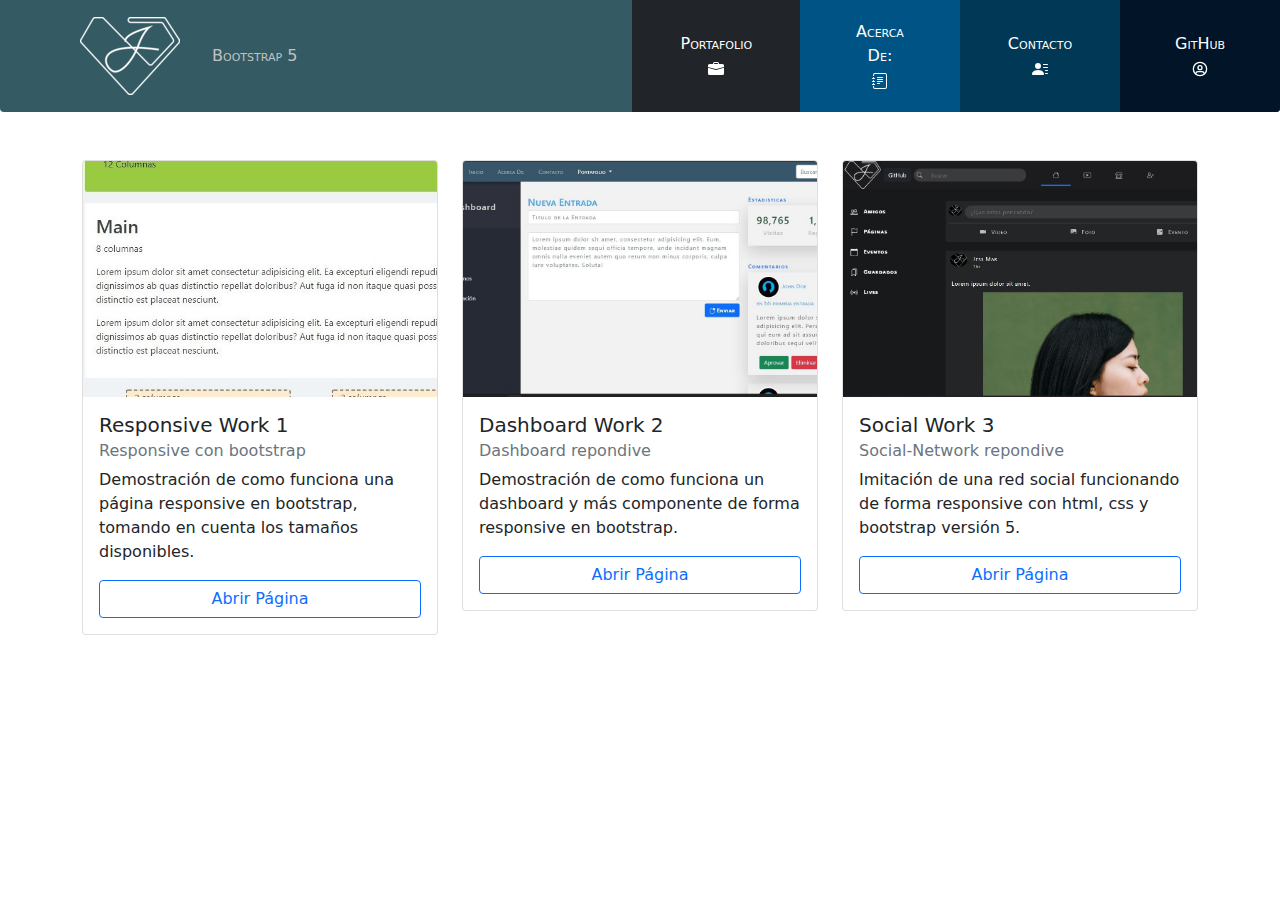
<file: index.html>
<!DOCTYPE html>
<html lang="es">

<head>
    <meta charset="UTF-8">
    <meta http-equiv="X-UA-Compatible" content="IE=edge">
    <meta name="viewport" content="width=device-width, initial-scale=1.0">
    <title>Web Jair Díaz</title>
    <link rel="stylesheet" href="css/navbar.css">
    <link rel="stylesheet" href="css/bootstrap.min.css">
</head>

<body>
    <header class="container-fluid g-0 mb-5 encabezado">
        <div class="row g-0 nav align-items-center justify-content-between rounded-bottom">
            <!-- Logo Jair -->
            <div class="logo col-12 col-lg-auto d-flex align-items-center justify-content-center ps-5 text-white">
                <div class="icono ms-3">
                    <img src="img/logo.png" alt="Logo Author Jair Díaz" class="m-md-3">
                </div>
                <p class="mb-0 ms-3">Bootstrap 5</p>
            </div>
            <!-- Nav Bar -->
            <nav class="g-0 col-12 col-lg-auto navbar-jd d-flex align-items-stretch nav-jd">
                <a href="#offcanvas" data-bs-toggle="offcanvas" role="button" aria-controls="offcanvas" class="bg-dark px-lg-5 text-white text-decoration-none text-center d-flex align-items-center a-portafolio w-100">
                    <div class="w-100">
                        <span>Portafolio</span>
                        <div class="icono">
                            <svg xmlns="http://www.w3.org/2000/svg" width="16" height="16" fill="currentColor" class="bi bi-briefcase-fill" viewBox="0 0 16 16">
                                <path
                                    d="M6.5 1A1.5 1.5 0 0 0 5 2.5V3H1.5A1.5 1.5 0 0 0 0 4.5v1.384l7.614 2.03a1.5 1.5 0 0 0 .772 0L16 5.884V4.5A1.5 1.5 0 0 0 14.5 3H11v-.5A1.5 1.5 0 0 0 9.5 1h-3zm0 1h3a.5.5 0 0 1 .5.5V3H6v-.5a.5.5 0 0 1 .5-.5z" />
                                <path
                                    d="M0 12.5A1.5 1.5 0 0 0 1.5 14h13a1.5 1.5 0 0 0 1.5-1.5V6.85L8.129 8.947a.5.5 0 0 1-.258 0L0 6.85v5.65z" />
                            </svg>
                        </div>
                    </div>
                </a>
                <div class="offcanvas offcanvas-bottom bg-dark offcanvasbyjd" tabindex="-1" id="offcanvas" aria-labelledby="offcanvas" data-bs-backdrop="false" data-bs-scroll="true">
                    <div class="offcanvas-header">
                        <h5 class="offcanvas-title offcanvastitle">Ya se encuentra en la página seleccionada.</h5>
                        <button type="button" class="btn-close btn-close-white text-reset" data-bs-dismiss="offcanvas" aria-label="Cerrar"></button>
                    </div>
                </div>
                <a href="page/aboutme.html" class="px-lg-5 text-white text-decoration-none text-center d-flex align-items-center a-about w-100">
                    <div class="w-100">
                        <span>Acerca De:</span>
                        <div class="icono">
                            <svg xmlns="http://www.w3.org/2000/svg" width="16" height="16" fill="currentColor" class="bi bi-journal-text" viewBox="0 0 16 16">
                                <path
                                    d="M5 10.5a.5.5 0 0 1 .5-.5h2a.5.5 0 0 1 0 1h-2a.5.5 0 0 1-.5-.5zm0-2a.5.5 0 0 1 .5-.5h5a.5.5 0 0 1 0 1h-5a.5.5 0 0 1-.5-.5zm0-2a.5.5 0 0 1 .5-.5h5a.5.5 0 0 1 0 1h-5a.5.5 0 0 1-.5-.5zm0-2a.5.5 0 0 1 .5-.5h5a.5.5 0 0 1 0 1h-5a.5.5 0 0 1-.5-.5z" />
                                <path
                                    d="M3 0h10a2 2 0 0 1 2 2v12a2 2 0 0 1-2 2H3a2 2 0 0 1-2-2v-1h1v1a1 1 0 0 0 1 1h10a1 1 0 0 0 1-1V2a1 1 0 0 0-1-1H3a1 1 0 0 0-1 1v1H1V2a2 2 0 0 1 2-2z" />
                                <path
                                    d="M1 5v-.5a.5.5 0 0 1 1 0V5h.5a.5.5 0 0 1 0 1h-2a.5.5 0 0 1 0-1H1zm0 3v-.5a.5.5 0 0 1 1 0V8h.5a.5.5 0 0 1 0 1h-2a.5.5 0 0 1 0-1H1zm0 3v-.5a.5.5 0 0 1 1 0v.5h.5a.5.5 0 0 1 0 1h-2a.5.5 0 0 1 0-1H1z" />
                            </svg>
                        </div>
                    </div>
                </a>
                <a href="page/contacto.html" class="px-lg-5 text-white text-decoration-none text-center d-flex align-items-center a-contact w-100">
                    <div class="w-100">
                        <span>Contacto</span>
                        <div class="icono">
                            <svg xmlns="http://www.w3.org/2000/svg" width="16" height="16" fill="currentColor" class="bi bi-person-lines-fill" viewBox="0 0 16 16">
                                <path
                                    d="M6 8a3 3 0 1 0 0-6 3 3 0 0 0 0 6zm-5 6s-1 0-1-1 1-4 6-4 6 3 6 4-1 1-1 1H1zM11 3.5a.5.5 0 0 1 .5-.5h4a.5.5 0 0 1 0 1h-4a.5.5 0 0 1-.5-.5zm.5 2.5a.5.5 0 0 0 0 1h4a.5.5 0 0 0 0-1h-4zm2 3a.5.5 0 0 0 0 1h2a.5.5 0 0 0 0-1h-2zm0 3a.5.5 0 0 0 0 1h2a.5.5 0 0 0 0-1h-2z" />
                            </svg>
                        </div>
                    </div>
                </a>
                <a href="https://github.com/jairdiaz0" target="_blank"
                    class="px-2 px-sm-4 px-lg-5 text-white text-decoration-none text-center d-flex align-items-center a-git-hub w-100">
                    <div class="w-100">
                        <span>GitHub</span>
                        <div class="icono">
                            <svg xmlns="http://www.w3.org/2000/svg" width="16" height="16" viewBox="0 0 24 24"
                                fill="none" stroke="#ffffff" stroke-width="2" stroke-linecap="square"
                                stroke-linejoin="arcs">
                                <path d="M5.52 19c.64-2.2 1.84-3 3.22-3h6.52c1.38 0 2.58.8 3.22 3" />
                                <circle cx="12" cy="10" r="3" />
                                <circle cx="12" cy="12" r="10" />
                            </svg>
                        </div>
                    </div>
                </a>
            </nav>
        </div>
    </header>
    <section class="container">
        <div class="row mt-5">
            <div class="col-12 col-sm-6 col-lg-4 mb-5 mb-md-2">
                <div class="card">
                    <img class="card-img-top" src="img/page/responsive_work_1.jpg" alt="Chrome">
                    <div class="card-body">
                        <h5 class="card-title">Responsive Work 1</h5>
                        <h6 class="card-subtitle text-muted mb-2">Responsive con bootstrap</h6>
                        <p class="card-text">
                            Demostración de como funciona una página responsive en bootstrap, tomando en cuenta los tamaños disponibles.
                        </p>
                        <a href="page/responsive_work1.html" class="btn btn-outline-primary w-100 stretched-link">Abrir Página</a>
                    </div>
                </div>
            </div>
            <div class="col-12 col-sm-6 col-lg-4 mb-5 mb-md-2">
                <div class="card">
                    <img class="card-img-top" src="img/page/dashboard_work_2.jpg" alt="Chrome">
                    <div class="card-body">
                        <h5 class="card-title">Dashboard Work 2</h5>
                        <h6 class="card-subtitle text-muted mb-2">Dashboard repondive</h6>
                        <p class="card-text">
                            Demostración de como funciona un dashboard y más componente de forma responsive en bootstrap.
                        </p>
                        <a href="page/dashboard.html" class="btn btn-outline-primary w-100 stretched-link">Abrir Página</a>
                    </div>
                </div>
            </div>
            <div class="col-12 col-sm-6 col-lg-4 mb-5 mb-md-2">
                <div class="card">
                    <img class="card-img-top" src="img/page/social_network.jpg" alt="Chrome">
                    <div class="card-body">
                        <h5 class="card-title">Social Work 3</h5>
                        <h6 class="card-subtitle text-muted mb-2">Social-Network repondive</h6>
                        <p class="card-text">
                            Imitación de una red social funcionando de forma responsive con html, css y bootstrap versión 5.
                        </p>
                        <a href="page/social_network.html" class="btn btn-outline-primary w-100 stretched-link">Abrir Página</a>
                    </div>
                </div>
            </div>
        </div>
    </section>
    <script src="js/bootstrap.bundle.min.js"></script>
</body>

</html>
</file>
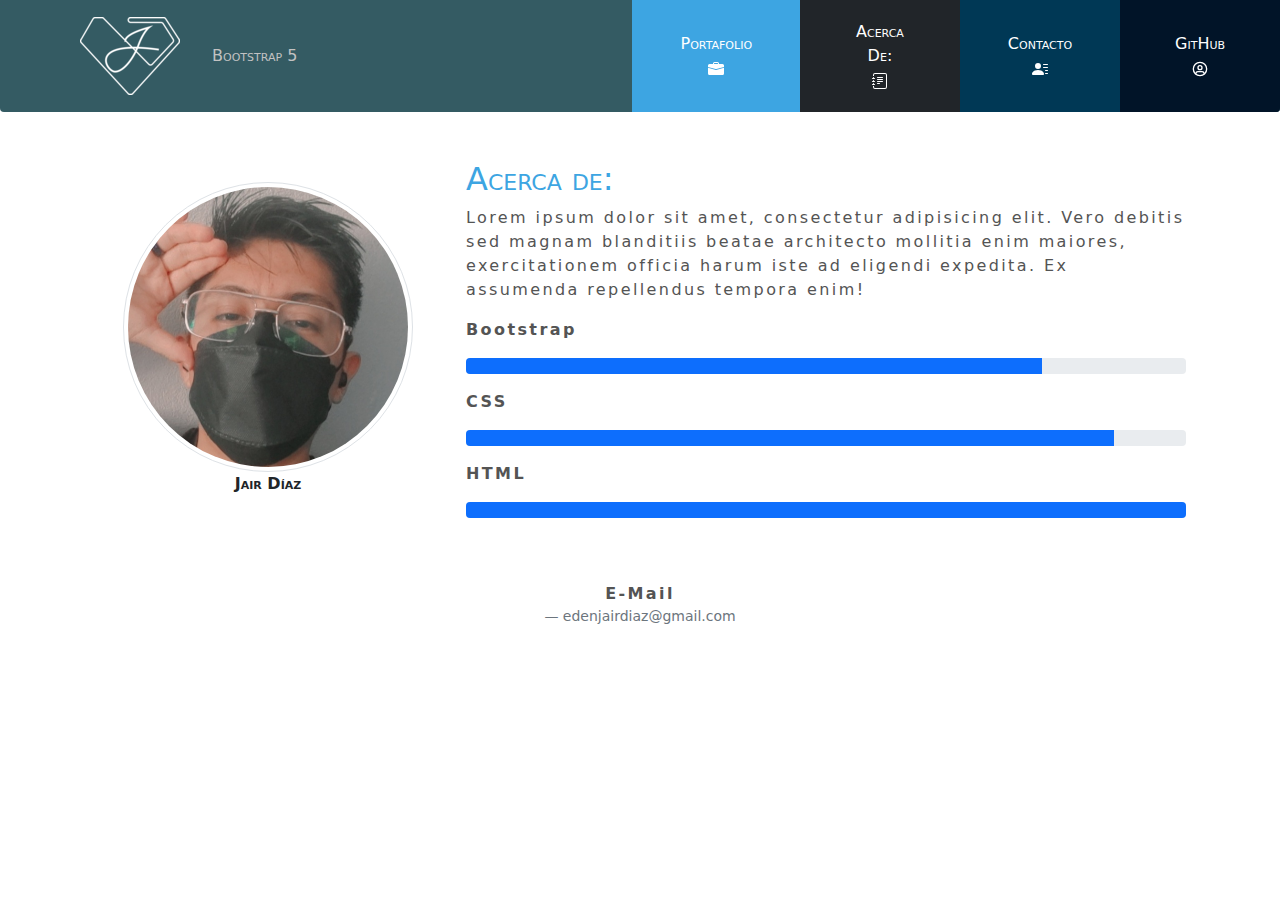
<file: page/aboutme.html>
<!DOCTYPE html>
<html lang="es">

<head>
    <meta charset="UTF-8">
    <meta http-equiv="X-UA-Compatible" content="IE=edge">
    <meta name="viewport" content="width=device-width, initial-scale=1.0">
    <title>Contacto Jair Díaz</title>
    <link rel="stylesheet" href="../css/navbar.css">
    <link rel="stylesheet" href="../css/bootstrap.min.css">
    <link rel="stylesheet" href="../css/aboutme.css">
</head>

<body>
    <header class="container-fluid g-0 mb-5 encabezado">
        <div class="row g-0 nav align-items-center justify-content-lg-between  rounded-bottom">
            <!-- Logo Jair -->
            <div class="logo col-12 col-lg-auto d-flex align-items-center justify-content-center ps-5 text-white">
                <div class="icono ms-3">
                    <img src="../img/logo.png" alt="Logo Author Jair Díaz" class="m-md-3">
                </div>
                <p class="mb-0 ms-3">Bootstrap 5</p>
            </div>
            <!-- Nav Bar -->
            <nav class="g-0 col-12 col-lg-auto navbar-jd d-flex align-items-stretch nav-jd">
                <a href="../index.html"
                    class="px-2 px-sm-4 px-lg-5 text-white text-decoration-none text-center d-flex align-items-center a-portafolio w-100">
                    <div class="w-100">
                        <span>Portafolio</span>
                        <div class="icono">
                            <svg xmlns="http://www.w3.org/2000/svg" width="16" height="16" fill="currentColor"
                                class="bi bi-briefcase-fill" viewBox="0 0 16 16">
                                <path
                                    d="M6.5 1A1.5 1.5 0 0 0 5 2.5V3H1.5A1.5 1.5 0 0 0 0 4.5v1.384l7.614 2.03a1.5 1.5 0 0 0 .772 0L16 5.884V4.5A1.5 1.5 0 0 0 14.5 3H11v-.5A1.5 1.5 0 0 0 9.5 1h-3zm0 1h3a.5.5 0 0 1 .5.5V3H6v-.5a.5.5 0 0 1 .5-.5z" />
                                <path
                                    d="M0 12.5A1.5 1.5 0 0 0 1.5 14h13a1.5 1.5 0 0 0 1.5-1.5V6.85L8.129 8.947a.5.5 0 0 1-.258 0L0 6.85v5.65z" />
                            </svg>
                        </div>
                    </div>

                </a>
                <a href="#offcanvas" data-bs-toggle="offcanvas" role="button" aria-controls="offcanvas"
                    class="bg-dark px-2 px-sm-4 px-lg-5 text-white text-decoration-none text-center d-flex align-items-center a-about w-100">
                    <div class="w-100">
                        <span>Acerca De:</span>
                        <div class="icono">
                            <svg xmlns="http://www.w3.org/2000/svg" width="16" height="16" fill="currentColor"
                                class="bi bi-journal-text" viewBox="0 0 16 16">
                                <path
                                    d="M5 10.5a.5.5 0 0 1 .5-.5h2a.5.5 0 0 1 0 1h-2a.5.5 0 0 1-.5-.5zm0-2a.5.5 0 0 1 .5-.5h5a.5.5 0 0 1 0 1h-5a.5.5 0 0 1-.5-.5zm0-2a.5.5 0 0 1 .5-.5h5a.5.5 0 0 1 0 1h-5a.5.5 0 0 1-.5-.5zm0-2a.5.5 0 0 1 .5-.5h5a.5.5 0 0 1 0 1h-5a.5.5 0 0 1-.5-.5z" />
                                <path
                                    d="M3 0h10a2 2 0 0 1 2 2v12a2 2 0 0 1-2 2H3a2 2 0 0 1-2-2v-1h1v1a1 1 0 0 0 1 1h10a1 1 0 0 0 1-1V2a1 1 0 0 0-1-1H3a1 1 0 0 0-1 1v1H1V2a2 2 0 0 1 2-2z" />
                                <path
                                    d="M1 5v-.5a.5.5 0 0 1 1 0V5h.5a.5.5 0 0 1 0 1h-2a.5.5 0 0 1 0-1H1zm0 3v-.5a.5.5 0 0 1 1 0V8h.5a.5.5 0 0 1 0 1h-2a.5.5 0 0 1 0-1H1zm0 3v-.5a.5.5 0 0 1 1 0v.5h.5a.5.5 0 0 1 0 1h-2a.5.5 0 0 1 0-1H1z" />
                            </svg>
                        </div>
                    </div>
                </a>
                <div class="offcanvas offcanvas-bottom bg-dark offcanvasbyjd" tabindex="-1" id="offcanvas"
                    aria-labelledby="offcanvas" data-bs-backdrop="false" data-bs-scroll="true">
                    <div class="offcanvas-header">
                        <h5 class="offcanvas-title offcanvastitle">Ya se encuentra en la página seleccionada.</h5>
                        <button type="button" class="btn-close btn-close-white text-reset" data-bs-dismiss="offcanvas"
                            aria-label="Cerrar"></button>
                    </div>
                </div>
                <a href="../page/contacto.html"
                    class="px-2 px-sm-4 px-lg-5 text-white text-decoration-none text-center d-flex align-items-center a-contact w-100">
                    <div class="w-100">
                        <span>Contacto</span>
                        <div class="icono">
                            <svg xmlns="http://www.w3.org/2000/svg" width="16" height="16" fill="currentColor"
                                class="bi bi-person-lines-fill" viewBox="0 0 16 16">
                                <path
                                    d="M6 8a3 3 0 1 0 0-6 3 3 0 0 0 0 6zm-5 6s-1 0-1-1 1-4 6-4 6 3 6 4-1 1-1 1H1zM11 3.5a.5.5 0 0 1 .5-.5h4a.5.5 0 0 1 0 1h-4a.5.5 0 0 1-.5-.5zm.5 2.5a.5.5 0 0 0 0 1h4a.5.5 0 0 0 0-1h-4zm2 3a.5.5 0 0 0 0 1h2a.5.5 0 0 0 0-1h-2zm0 3a.5.5 0 0 0 0 1h2a.5.5 0 0 0 0-1h-2z" />
                            </svg>
                        </div>
                    </div>
                </a>
                <a href="https://github.com/jairdiaz0" target="_blank"
                    class="px-2 px-sm-4 px-lg-5 text-white text-decoration-none text-center d-flex align-items-center a-git-hub w-100">
                    <div class="w-100">
                        <span>GitHub</span>
                        <div class="icono">
                            <svg xmlns="http://www.w3.org/2000/svg" width="16" height="16" viewBox="0 0 24 24"
                                fill="none" stroke="#ffffff" stroke-width="2" stroke-linecap="square"
                                stroke-linejoin="arcs">
                                <path d="M5.52 19c.64-2.2 1.84-3 3.22-3h6.52c1.38 0 2.58.8 3.22 3" />
                                <circle cx="12" cy="10" r="3" />
                                <circle cx="12" cy="12" r="10" />
                            </svg>
                        </div>
                    </div>
                </a>
            </nav>
        </div>
    </header>
    <!-- Acerca de mi -->
    <main>
        <div class="container g-0">
            <div class="row align-items-center px-4 mb-5">
                <div class="col-12 col-md-5 col-lg-4 text-center">
                    <img src="../img/page/about-me.jpg" alt="iamgen de perfil" class="rounded-circle img-thumbnail col-8 col-md-10">
                    <p class="titulo text-dark fw-bold">Jair Díaz</p>
                </div>
                <div class="col-12 col-md-7 col-lg-8">
                    <h2 class="titulo">Acerca de:</h2>
                    <p class="texto">Lorem ipsum dolor sit amet, consectetur adipisicing elit. Vero debitis sed magnam blanditiis
                        beatae architecto mollitia enim maiores, exercitationem officia harum iste ad eligendi expedita.
                        Ex assumenda repellendus tempora enim!</p>
                    <p class="fw-bold texto">
                        Bootstrap
                    </p>
                    <div class="progress mb-3">
                        <div 
                            class="progress-bar text-start texto text-white ps-4"
                            role="progressbar"
                            aria-valuenow="100"
                            aria-valuemin="0"
                            aria-valuemax="100"
                            style="width: 80%;"
                        >
                        </div>
                    </div>
                    <p class="fw-bold texto">
                        CSS
                    </p>
                    <div class="progress mb-3">
                        <div 
                            class="progress-bar text-start texto text-white ps-4"
                            role="progressbar"
                            aria-valuenow="90"
                            aria-valuemin="0"
                            aria-valuemax="100"
                            style="width: 90%;"
                        >
                        </div>
                    </div>
                    <p class="fw-bold texto">
                        HTML
                    </p>
                    <div class="progress mb-3">
                        <div 
                            class="progress-bar text-start texto text-white ps-4"
                            role="progressbar"
                            aria-valuenow="100"
                            aria-valuemin="0"
                            aria-valuemax="100"
                            style="width: 100%;"
                        >
                        </div>
                    </div>
                </div>
            </div>
        </div>
    </main>
    <!-- Footer final e-mail -->
    <footer class="row g-0">
        <div class="col">
            <figure class="text-center">
                <blockquote class="blockquote">
                    <p class="texto fw-bold">E-Mail </p>
                </blockquote>
                <figcaption class="blockquote-footer">edenjairdiaz@gmail.com</figcaption>
            </figure>
        </div>
    </footer>
    <script src="../js/bootstrap.bundle.min.js"></script>
</body>

</html>
</file>
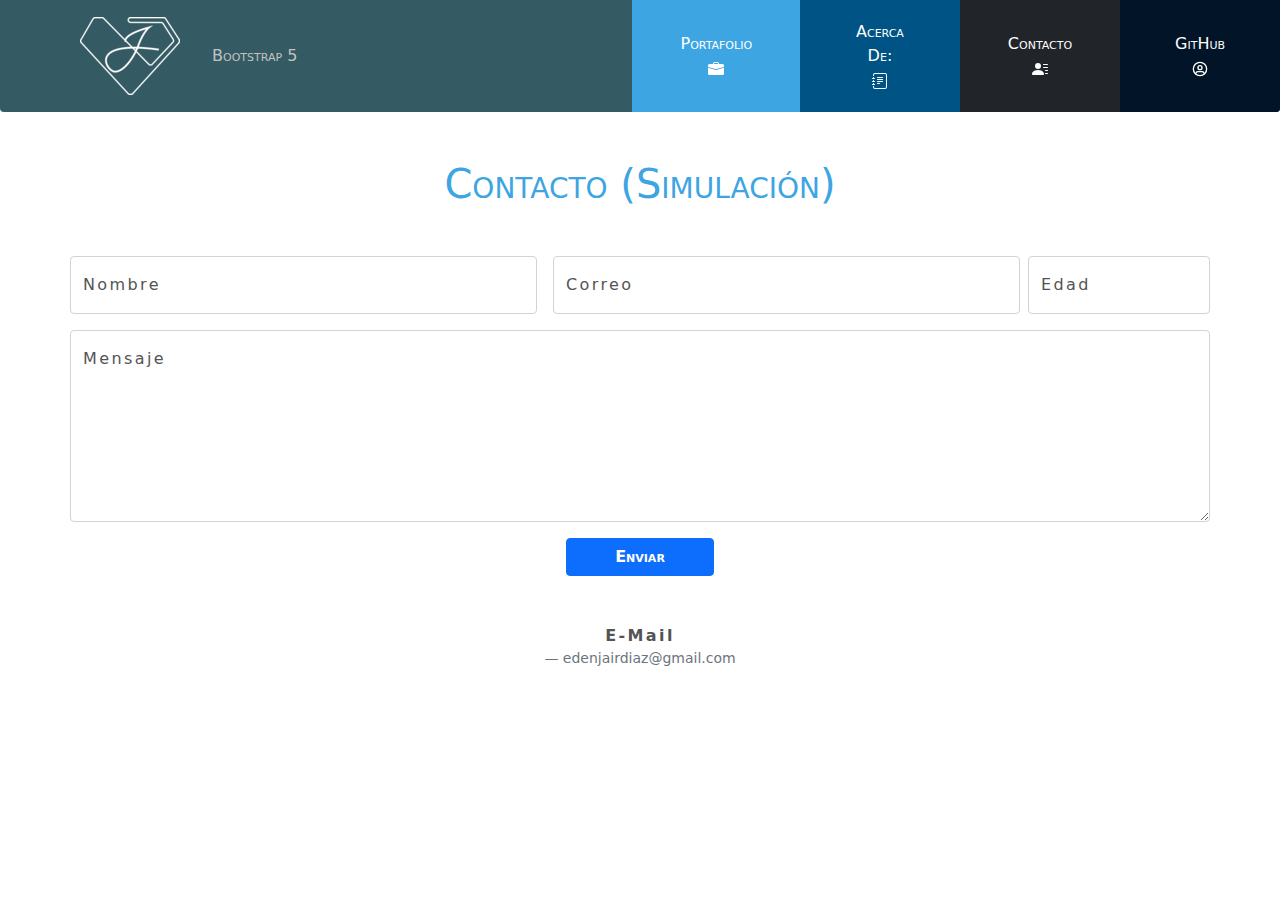
<file: page/contacto.html>
<!DOCTYPE html>
<html lang="es">

<head>
    <meta charset="UTF-8">
    <meta http-equiv="X-UA-Compatible" content="IE=edge">
    <meta name="viewport" content="width=device-width, initial-scale=1.0">
    <title>Contacto Jair Díaz</title>
    <link rel="stylesheet" href="../css/navbar.css">
    <link rel="stylesheet" href="../css/bootstrap.min.css">
    <link rel="stylesheet" href="../css/contacto.css">
</head>

<body>
    <header class="container-fluid g-0 mb-5 encabezado">
        <div class="row g-0 nav align-items-center justify-content-lg-between  rounded-bottom">
            <!-- Logo Jair -->
            <div class="logo col-12 col-lg-auto d-flex align-items-center justify-content-center ps-5 text-white">
                <div class="icono ms-3">
                    <img src="../img/logo.png" alt="Logo Author Jair Díaz" class="m-md-3">
                </div>
                <p class="mb-0 ms-3">Bootstrap 5</p>
            </div>
            <!-- Nav Bar -->
            <nav class="g-0 col-12 col-lg-auto navbar-jd d-flex align-items-stretch nav-jd">
                <a href="../index.html"
                    class="px-2 px-sm-4 px-lg-5 text-white text-decoration-none text-center d-flex align-items-center a-portafolio w-100">
                    <div class="w-100">
                        <span>Portafolio</span>
                        <div class="icono">
                            <svg xmlns="http://www.w3.org/2000/svg" width="16" height="16" fill="currentColor"
                                class="bi bi-briefcase-fill" viewBox="0 0 16 16">
                                <path
                                    d="M6.5 1A1.5 1.5 0 0 0 5 2.5V3H1.5A1.5 1.5 0 0 0 0 4.5v1.384l7.614 2.03a1.5 1.5 0 0 0 .772 0L16 5.884V4.5A1.5 1.5 0 0 0 14.5 3H11v-.5A1.5 1.5 0 0 0 9.5 1h-3zm0 1h3a.5.5 0 0 1 .5.5V3H6v-.5a.5.5 0 0 1 .5-.5z" />
                                <path
                                    d="M0 12.5A1.5 1.5 0 0 0 1.5 14h13a1.5 1.5 0 0 0 1.5-1.5V6.85L8.129 8.947a.5.5 0 0 1-.258 0L0 6.85v5.65z" />
                            </svg>
                        </div>
                    </div>

                </a>
                <a href="../page/aboutme.html"
                    class="px-2 px-sm-4 px-lg-5 text-white text-decoration-none text-center d-flex align-items-center a-about w-100">
                    <div class="w-100">
                        <span>Acerca De:</span>
                        <div class="icono">
                            <svg xmlns="http://www.w3.org/2000/svg" width="16" height="16" fill="currentColor"
                                class="bi bi-journal-text" viewBox="0 0 16 16">
                                <path
                                    d="M5 10.5a.5.5 0 0 1 .5-.5h2a.5.5 0 0 1 0 1h-2a.5.5 0 0 1-.5-.5zm0-2a.5.5 0 0 1 .5-.5h5a.5.5 0 0 1 0 1h-5a.5.5 0 0 1-.5-.5zm0-2a.5.5 0 0 1 .5-.5h5a.5.5 0 0 1 0 1h-5a.5.5 0 0 1-.5-.5zm0-2a.5.5 0 0 1 .5-.5h5a.5.5 0 0 1 0 1h-5a.5.5 0 0 1-.5-.5z" />
                                <path
                                    d="M3 0h10a2 2 0 0 1 2 2v12a2 2 0 0 1-2 2H3a2 2 0 0 1-2-2v-1h1v1a1 1 0 0 0 1 1h10a1 1 0 0 0 1-1V2a1 1 0 0 0-1-1H3a1 1 0 0 0-1 1v1H1V2a2 2 0 0 1 2-2z" />
                                <path
                                    d="M1 5v-.5a.5.5 0 0 1 1 0V5h.5a.5.5 0 0 1 0 1h-2a.5.5 0 0 1 0-1H1zm0 3v-.5a.5.5 0 0 1 1 0V8h.5a.5.5 0 0 1 0 1h-2a.5.5 0 0 1 0-1H1zm0 3v-.5a.5.5 0 0 1 1 0v.5h.5a.5.5 0 0 1 0 1h-2a.5.5 0 0 1 0-1H1z" />
                            </svg>
                        </div>
                    </div>
                </a>
                <a href="#offcanvas" data-bs-toggle="offcanvas" role="button" aria-controls="offcanvas"
                    class="bg-dark px-2 px-sm-4 px-lg-5 text-white text-decoration-none text-center d-flex align-items-center a-contact w-100">
                    <div class="w-100">
                        <span>Contacto</span>
                        <div class="icono">
                            <svg xmlns="http://www.w3.org/2000/svg" width="16" height="16" fill="currentColor"
                                class="bi bi-person-lines-fill" viewBox="0 0 16 16">
                                <path
                                    d="M6 8a3 3 0 1 0 0-6 3 3 0 0 0 0 6zm-5 6s-1 0-1-1 1-4 6-4 6 3 6 4-1 1-1 1H1zM11 3.5a.5.5 0 0 1 .5-.5h4a.5.5 0 0 1 0 1h-4a.5.5 0 0 1-.5-.5zm.5 2.5a.5.5 0 0 0 0 1h4a.5.5 0 0 0 0-1h-4zm2 3a.5.5 0 0 0 0 1h2a.5.5 0 0 0 0-1h-2zm0 3a.5.5 0 0 0 0 1h2a.5.5 0 0 0 0-1h-2z" />
                            </svg>
                        </div>
                    </div>
                </a>
                <a href="https://github.com/jairdiaz0" target="_blank"
                    class="px-2 px-sm-4 px-lg-5 text-white text-decoration-none text-center d-flex align-items-center a-git-hub w-100">
                    <div class="w-100">
                        <span>GitHub</span>
                        <div class="icono">
                            <svg xmlns="http://www.w3.org/2000/svg" width="16" height="16" viewBox="0 0 24 24"
                                fill="none" stroke="#ffffff" stroke-width="2" stroke-linecap="square"
                                stroke-linejoin="arcs">
                                <path d="M5.52 19c.64-2.2 1.84-3 3.22-3h6.52c1.38 0 2.58.8 3.22 3" />
                                <circle cx="12" cy="10" r="3" />
                                <circle cx="12" cy="12" r="10" />
                            </svg>
                        </div>
                    </div>
                </a>
                <div class="offcanvas offcanvas-bottom bg-dark offcanvasbyjd" tabindex="-1" id="offcanvas"
                    aria-labelledby="offcanvas" data-bs-backdrop="false" data-bs-scroll="true">
                    <div class="offcanvas-header">
                        <h5 class="offcanvas-title offcanvastitle">Ya se encuentra en la página seleccionada.</h5>
                        <button type="button" class="btn-close btn-close-white text-reset" data-bs-dismiss="offcanvas"
                            aria-label="Cerrar"></button>
                    </div>
                </div>
            </nav>
        </div>
    </header>
    <!-- Formulario de contacto -->
    <main class="container g-0">
        <div class="row g-0 justify-content-center mb-5">
            <div class="col-12">
                <h1 class="titulo text-center mb-5">Contacto (Simulación)</h1>
                <form action="" class="formulario ps-2 ps-sm-0 pe-2 pe-sm-0">
                    <div class="row g-0">
                        <div class="col-12 col-sm-6 col-md-5 pe-sm-2">
                            <div class="form-floating mb-3">
                                <input type="text" name="nombre" id="nombre" class="form-control texto"
                                    placeholder="nombre" required="true">
                                <label for="nombre" class="texto">Nombre</label>
                            </div>
                        </div>
                        <div class="col-12 col-sm-6 col-md-5 ps-sm-2">
                            <div class="form-floating mb-3">
                                <input title="e-mail al que nos contactaremos" type="email" name="correo" id="correo"
                                    class="form-control texto" placeholder="correo" required="true">
                                <label for="correo" class="texto">Correo</label>
                            </div>
                        </div>
                        <div class="col-12 col-sm-12 col-md-2 ps-md-2">
                            <div class="form-floating mb-3">
                                <input type="number" name="edad" id="edad" class="form-control text-center texto"
                                    placeholder="edad" required="true">
                                <label for="edad" class="texto">Edad</label>
                            </div>
                        </div>
                        <div class="col-12">
                            <div class="form-floating mb-3" title="Mensaje con un máximo de 1000 caracteres">
                                <textarea maxlength="1000" name="mensaje" id="mensaje" class="form-control texto"
                                    placeholder="Mensaje" required="true"></textarea>
                                <label for="mensaje" class="texto">Mensaje</label>
                            </div>
                            <div class="d-flex justify-content-center">
                                <button class="btn btn-primary ps-5 pe-5 titulo text-white fw-bold"
                                    type="submit">Enviar</button>
                            </div>
                        </div>
                    </div>
                </form>
            </div>
        </div>
    </main>
    <footer class="row g-0">
        <div class="col">
            <figure class="text-center">
                <blockquote class="blockquote">
                    <p class="texto fw-bold">E-Mail </p>
                </blockquote>
                <figcaption class="blockquote-footer">edenjairdiaz@gmail.com</figcaption>
            </figure>
        </div>
    </footer>
    <script src="../js/bootstrap.bundle.min.js"></script>
</body>

</html>
</file>
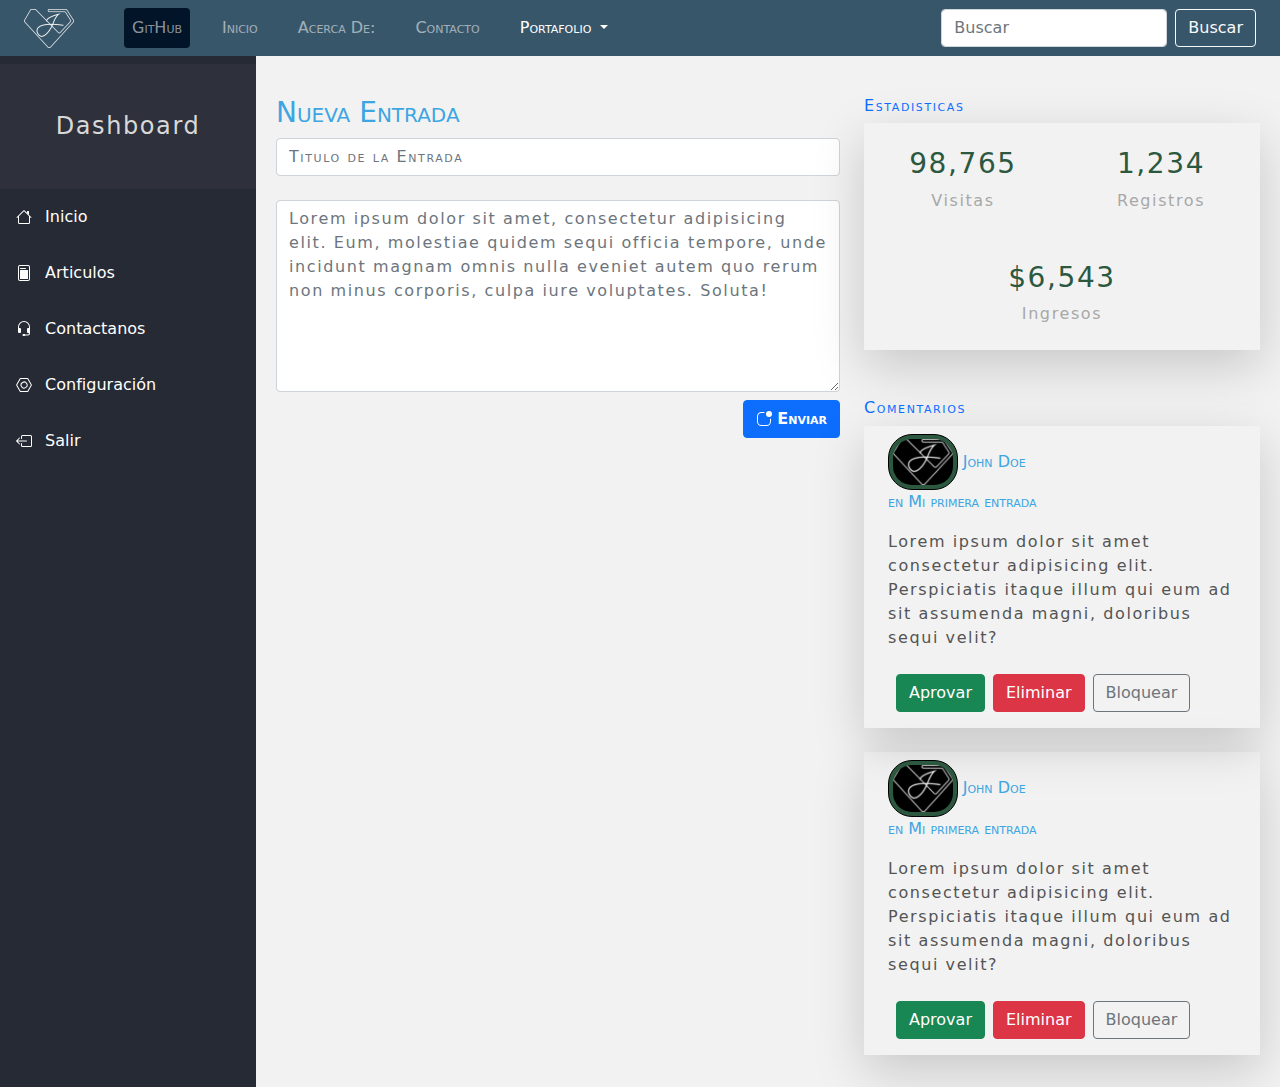
<file: page/dashboard.html>
<!DOCTYPE html>
<html lang="es">

<head>
    <meta charset="UTF-8">
    <meta http-equiv="X-UA-Compatible" content="IE=edge">
    <meta name="viewport" content="width=device-width, initial-scale=1.0">
    <title>Dashboard Responsive</title>
    <link rel="stylesheet" href="../css/bootstrap.min.css">
    <link rel="stylesheet" href="../css/navbar-2.css">
    <link rel="stylesheet" href="../css/dashboard.css">
</head>

<body>
    <header class="container">
        <div class="row mt-5">
            <div class="col">
                <nav class="navbar navbar-expand-md navbar-dark fixed-top navjd">
                    <div class="container-fluid">
                        <div class="icono">
                            <img src="../img/logo.png" alt="Logo Author Jair Díaz" style="width: 50%;">
                        </div>
                        <button class="navbar-toggler" data-bs-toggle="collapse" data-bs-target="#menu" aria-controls="menu" aria-expanded="false" aria-label="Mostar / Ocultar Menú">
                            <span class="navbar-toggler-icon"></span>
                        </button>
                        <div class="collapse navbar-collapse" id="menu">
                            <ul class="navbar-nav me-md-4 mb-2 mb-md-0">
                                <li class="github nav-item rounded">
                                    <a href="https://github.com/jairdiaz0" target="_blank" class="nav-link justify-content-center d-flex">
                                        GitHub
                                    </a>
                                </li>
                            </ul>
                            <ul class="navbar-nav me-md-4 mb-2 mb-md-0">
                                <li class="nav-item">
                                    <a href="../index.html" class="nav-link">
                                        Inicio
                                    </a>
                                </li>
                            </ul>
                            <ul class="navbar-nav me-md-4 mb-2 mb-md-0">
                                <li class="nav-item">
                                    <a href="../page/aboutme.html" class="nav-link">
                                        Acerca De:
                                    </a>
                                </li>
                            </ul>
                            <ul class="navbar-nav me-md-4 mb-2 mb-md-0">
                                <li class="nav-item">
                                    <a href="../page/contacto.html" class="nav-link">
                                        Contacto
                                    </a>
                                </li>
                            </ul>
                            <ul class="navbar-nav me-auto mb-2 mb-md-0">
                                <li class="nav-item dropdown">
                                    <a href="#" class="nav-link dropdown-toggle active" role="button" data-bs-toggle="dropdown" aria-expanded="false">
                                        Portafolio
                                    </a>
                                    <ul class="dropdown-menu" aria-label="dropdown-menu">
                                        <li>
                                            <a href="../page/responsive_work1.html" class="dropdown-item rounded">
                                                Responsive_work1</a>
                                        </li>
                                        <li>
                                            <a href="#offcanvas" class="dropdown-item active rounded" data-bs-toggle="offcanvas" role="button" aria-controls="offcanvas">Dashboard Responsive</a>
                                        </li>
                                        <li>
                                            <a href="../page/social_network.html" class="dropdown-item rounded">Social Responsive</a>
                                        </li>
                                    </ul>
                                </li>
                            </ul>
                            <form action="" class="d-flex">
                                <input type="search" class="form-control me-2" placeholder="Buscar" aria-label="Buscar">
                                <button class="btn btn-outline-light" type="button">Buscar</button>
                            </form>
                        </div>
                </nav>
                </div>
            </div>
    </header>
    <section class="container-fluid">
        <div class="row">
            <aside class="col-12 col-sm-auto bar-start p-0 navbardash">
                <div class="logo mt-3">
                    <h2 class="py-5 m-0 texto">Dashboard</h2>
                </div>
                <nav class="menu d-flex d-sm-block justify-content-center flex-wrap mt-sm-5 mt-lg-0">
                    <a href="#">
                        <svg class="me-2" xmlns="http://www.w3.org/2000/svg" width="16" height="16" fill="currentColor" class="bi bi-house" viewBox="0 0 16 16">
                            <path fill-rule="evenodd"
                                d="M2 13.5V7h1v6.5a.5.5 0 0 0 .5.5h9a.5.5 0 0 0 .5-.5V7h1v6.5a1.5 1.5 0 0 1-1.5 1.5h-9A1.5 1.5 0 0 1 2 13.5zm11-11V6l-2-2V2.5a.5.5 0 0 1 .5-.5h1a.5.5 0 0 1 .5.5z" />
                            <path fill-rule="evenodd"
                                d="M7.293 1.5a1 1 0 0 1 1.414 0l6.647 6.646a.5.5 0 0 1-.708.708L8 2.207 1.354 8.854a.5.5 0 1 1-.708-.708L7.293 1.5z" />
                        </svg> Inicio
                    </a>
                    <a href="#">
                        <svg class="me-2" xmlns="http://www.w3.org/2000/svg" width="16" height="16" fill="currentColor" class="bi bi-file-post" viewBox="0 0 16 16">
                            <path
                                d="M4 3.5a.5.5 0 0 1 .5-.5h5a.5.5 0 0 1 0 1h-5a.5.5 0 0 1-.5-.5zm0 2a.5.5 0 0 1 .5-.5h7a.5.5 0 0 1 .5.5v8a.5.5 0 0 1-.5.5h-7a.5.5 0 0 1-.5-.5v-8z" />
                            <path
                                d="M2 2a2 2 0 0 1 2-2h8a2 2 0 0 1 2 2v12a2 2 0 0 1-2 2H4a2 2 0 0 1-2-2V2zm10-1H4a1 1 0 0 0-1 1v12a1 1 0 0 0 1 1h8a1 1 0 0 0 1-1V2a1 1 0 0 0-1-1z" />
                        </svg> Articulos
                    </a>
                    <a href="#">
                        <svg class="me-2" xmlns="http://www.w3.org/2000/svg" width="16" height="16" fill="currentColor" class="bi bi-headset" viewBox="0 0 16 16">
                            <path
                                d="M8 1a5 5 0 0 0-5 5v1h1a1 1 0 0 1 1 1v3a1 1 0 0 1-1 1H3a1 1 0 0 1-1-1V6a6 6 0 1 1 12 0v6a2.5 2.5 0 0 1-2.5 2.5H9.366a1 1 0 0 1-.866.5h-1a1 1 0 1 1 0-2h1a1 1 0 0 1 .866.5H11.5A1.5 1.5 0 0 0 13 12h-1a1 1 0 0 1-1-1V8a1 1 0 0 1 1-1h1V6a5 5 0 0 0-5-5z" />
                        </svg> Contactanos
                    </a>
                    <a href="#">
                        <svg class="me-2" xmlns="http://www.w3.org/2000/svg" width="16" height="16" fill="currentColor" class="bi bi-nut" viewBox="0 0 16 16">
                            <path
                                d="m11.42 2 3.428 6-3.428 6H4.58L1.152 8 4.58 2h6.84zM4.58 1a1 1 0 0 0-.868.504l-3.428 6a1 1 0 0 0 0 .992l3.428 6A1 1 0 0 0 4.58 15h6.84a1 1 0 0 0 .868-.504l3.429-6a1 1 0 0 0 0-.992l-3.429-6A1 1 0 0 0 11.42 1H4.58z" />
                            <path
                                d="M6.848 5.933a2.5 2.5 0 1 0 2.5 4.33 2.5 2.5 0 0 0-2.5-4.33zm-1.78 3.915a3.5 3.5 0 1 1 6.061-3.5 3.5 3.5 0 0 1-6.062 3.5z" />
                        </svg> Configuración
                    </a>
                    <a href="#">
                        <svg class="me-2" xmlns="http://www.w3.org/2000/svg" width="16" height="16" fill="currentColor" class="bi bi-box-arrow-left" viewBox="0 0 16 16">
                            <path fill-rule="evenodd"
                                d="M6 12.5a.5.5 0 0 0 .5.5h8a.5.5 0 0 0 .5-.5v-9a.5.5 0 0 0-.5-.5h-8a.5.5 0 0 0-.5.5v2a.5.5 0 0 1-1 0v-2A1.5 1.5 0 0 1 6.5 2h8A1.5 1.5 0 0 1 16 3.5v9a1.5 1.5 0 0 1-1.5 1.5h-8A1.5 1.5 0 0 1 5 12.5v-2a.5.5 0 0 1 1 0v2z" />
                            <path fill-rule="evenodd"
                                d="M.146 8.354a.5.5 0 0 1 0-.708l3-3a.5.5 0 1 1 .708.708L1.707 7.5H10.5a.5.5 0 0 1 0 1H1.707l2.147 2.146a.5.5 0 0 1-.708.708l-3-3z" />
                        </svg> Salir
                    </a>
                </nav>
            </aside>
            <main class="col m-4 m-md-2 mt-md-5">
                <div class="row">
                    <div class="col-12 col-md-7">
                        <div class="widget">
                            <h3 class="titulo">Nueva Entrada</h3>
                            <form action="" class="formulario">
                                <input type="text" class="form-control titulo texto" placeholder="Titulo de la Entrada" name="titulo_entrada" id="titulo_entrada">
                                <textarea class="form-control mt-4 texto" maxlength="900" placeholder="Lorem ipsum dolor sit amet, consectetur adipisicing elit. Eum, molestiae quidem sequi officia tempore, unde incidunt magnam omnis nulla eveniet autem quo rerum non minus corporis, culpa iure voluptates. Soluta!"
                                    name="post" id="post"></textarea>
                                <div class="d-flex justify-content-end">
                                    <button type="submit" class="btn btn-primary fw-bold titulo text-white mt-2">
                                        <svg xmlns="http://www.w3.org/2000/svg" width="16" height="16"
                                            fill="currentColor" class="bi bi-app-indicator" viewBox="0 0 16 16">
                                            <path
                                                d="M5.5 2A3.5 3.5 0 0 0 2 5.5v5A3.5 3.5 0 0 0 5.5 14h5a3.5 3.5 0 0 0 3.5-3.5V8a.5.5 0 0 1 1 0v2.5a4.5 4.5 0 0 1-4.5 4.5h-5A4.5 4.5 0 0 1 1 10.5v-5A4.5 4.5 0 0 1 5.5 1H8a.5.5 0 0 1 0 1H5.5z" />
                                            <path d="M16 3a3 3 0 1 1-6 0 3 3 0 0 1 6 0z" />
                                        </svg>
                                        Enviar
                                    </button>
                                </div>
                            </form>
                        </div>
                    </div>
                    <div class="col-12 col-md-5">
                        <div class="widget">
                            <h3 class="titulo texto text-primary">Estadisticas</h3>
                            <div class="estadisticas d-flex flex-wrap shadow-lg text-center">
                                <div class="caja texto p-4">
                                    <h3>98,765</h3>
                                    <p>Visitas</p>
                                </div>
                                <div class="caja texto p-4">
                                    <h3>1,234</h3>
                                    <p>Registros</p>
                                </div>
                                <div class="caja texto p-4">
                                    <h3>$6,543</h3>
                                    <p>Ingresos</p>
                                </div>
                            </div>
                        </div>
                        <div class="widget">
                            <h3 class="titulo texto text-primary mt-5">Comentarios</h3>
                            <div class="mb-4 comentarios d-flex flex-wrap shadow-lg ps-4 pe-4 pt-2 pb-2">
                                <div class="foto">
                                    <a href="#">
                                        <img src="../img/page/profile.jpg" alt="Foto de Perfil" class="img-thumbnail">
                                    </a>
                                    <a class="titulo" href="#">John Doe</a>
                                    <p class="titulo">en <a class="titulo" href="#">Mi primera entrada</a></p>
                                </div>
                                <div class="comentario">

                                    <p class="texto">Lorem ipsum dolor sit amet consectetur adipisicing elit. Perspiciatis itaque illum qui eum ad sit assumenda magni, doloribus sequi velit?
                                    </p>
                                </div>
                                <div class="botones d-flex justify-content-start flex-wrap w-100 m-2">
                                    <button class="btn btn-success me-2">Aprovar</button>
                                    <button class="btn btn-danger me-2">Eliminar</button>
                                    <button class="btn btn-outline-secondary me-2">Bloquear</button>
                                </div>
                            </div>
                            <div class="mb-4 comentarios d-flex flex-wrap shadow-lg ps-4 pe-4 pt-2 pb-2">
                                <div class="foto">
                                    <a href="#">
                                        <img src="../img/page/profile.jpg" alt="Foto de Perfil" class="img-thumbnail">
                                    </a>
                                    <a class="titulo" href="#">John Doe</a>
                                    <p class="titulo">en <a class="titulo" href="#">Mi primera entrada</a></p>
                                </div>
                                <div class="comentario">

                                    <p class="texto">Lorem ipsum dolor sit amet consectetur adipisicing elit. Perspiciatis itaque illum qui eum ad sit assumenda magni, doloribus sequi velit?
                                    </p>
                                </div>
                                <div class="botones d-flex justify-content-start flex-wrap w-100 m-2">
                                    <button class="btn btn-success me-2">Aprovar</button>
                                    <button class="btn btn-danger me-2">Eliminar</button>
                                    <button class="btn btn-outline-secondary me-2">Bloquear</button>
                                </div>
                            </div>
                        </div>
                    </div>
                </div>
            </main>
        </div>
    </section>
    <div class="offcanvas offcanvas-bottom bg-dark offcanvasbyjd rounded-top" tabindex="-1" id="offcanvas" aria-labelledby="offcanvas" data-bs-backdrop="false" data-bs-scroll="true">
        <div class="offcanvas-header">
            <h5 class="offcanvas-title offcanvastitle">Ya se encuentra en la página seleccionada.</h5>
            <button type="button" class="btn-close btn-close-white text-reset" data-bs-dismiss="offcanvas" aria-label="Cerrar"></button>
        </div>
    </div>
    <script src="../js/bootstrap.bundle.min.js"></script>
</body>

</html>
</file>
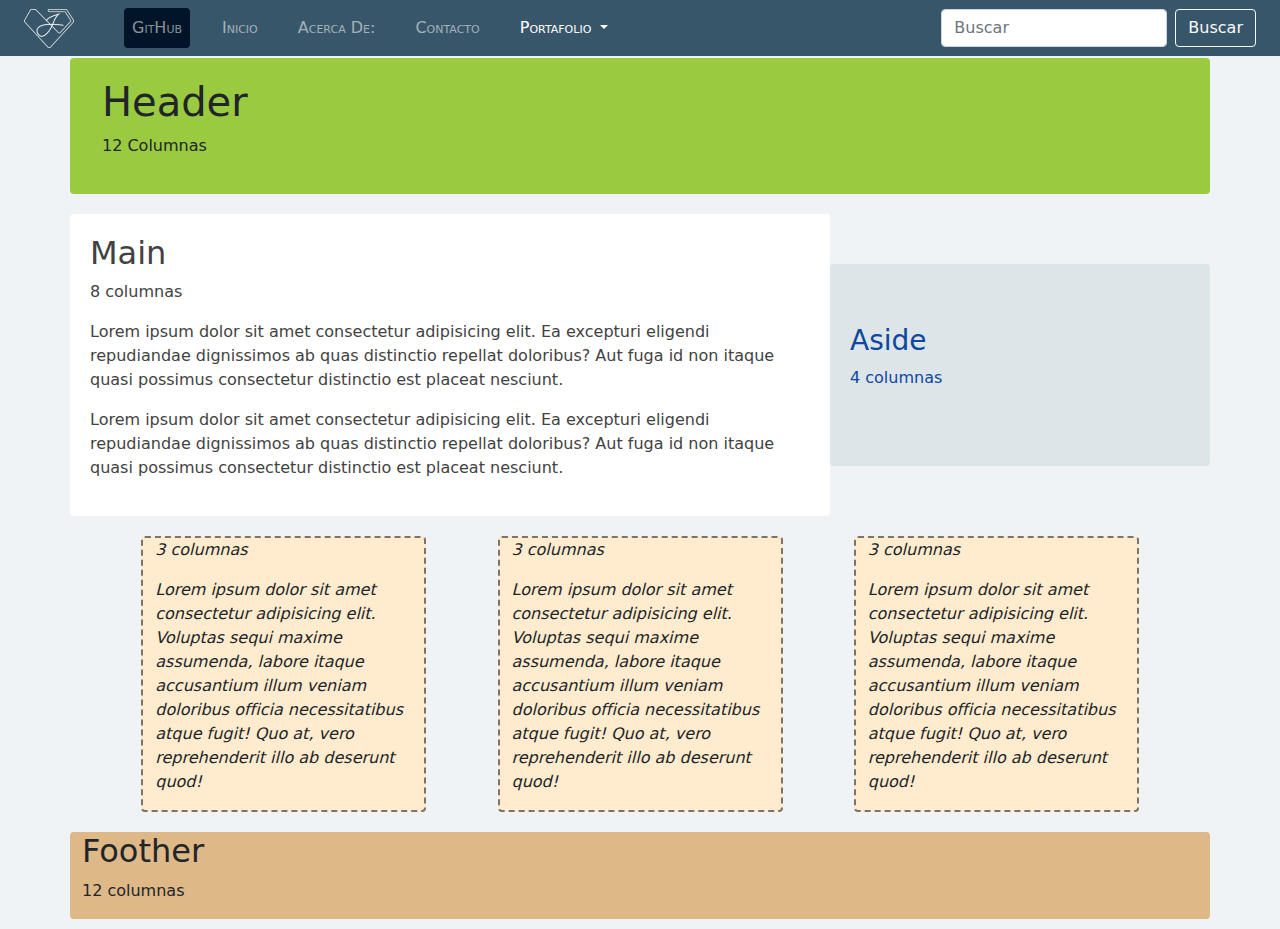
<file: page/responsive_work1.html>
<!DOCTYPE html>
<html lang="es">

<head>
    <meta charset="UTF-8">
    <meta http-equiv="X-UA-Compatible" content="IE=edge">
    <meta name="viewport" content="width=device-width, initial-scale=1.0">
    <title>Responsive con bootstrap</title>
    <link rel="stylesheet" href="../css/bootstrap.min.css">
    <link rel="stylesheet" href="../css/psecion1.css">
    <link rel="stylesheet" href="../css/navbar-2.css">
</head>

<body>
    <header class="container">
        <div class="row mt-5">
            <div class="col">
                <nav class="navbar navbar-expand-md navbar-dark fixed-top navjd">
                    <div class="container-fluid">
                        <div class="icono">
                            <img src="../img/logo.png" alt="Logo Author Jair Díaz" style="width: 50%;">
                        </div>
                        <button class="navbar-toggler" data-bs-toggle="collapse" data-bs-target="#menu" aria-controls="menu" aria-expanded="false" aria-label="Mostar / Ocultar Menú">
                            <span class="navbar-toggler-icon"></span>
                        </button>
                        <div class="collapse navbar-collapse" id="menu">
                            <ul class="navbar-nav me-md-4 mb-2 mb-md-0">
                                <li class="github nav-item rounded">
                                    <a href="https://github.com/jairdiaz0" target="_blank" class="nav-link justify-content-center d-flex">
                                        GitHub
                                    </a>
                                </li>
                            </ul>
                            <ul class="navbar-nav me-md-4 mb-2 mb-md-0">
                                <li class="nav-item">
                                    <a href="../index.html" class="nav-link">
                                        Inicio
                                    </a>
                                </li>
                            </ul>
                            <ul class="navbar-nav me-md-4 mb-2 mb-md-0">
                                <li class="nav-item">
                                    <a href="../page/aboutme.html" class="nav-link">
                                        Acerca De:
                                    </a>
                                </li>
                            </ul>
                            <ul class="navbar-nav me-md-4 mb-2 mb-md-0">
                                <li class="nav-item">
                                    <a href="../page/contacto.html" class="nav-link">
                                        Contacto
                                    </a>
                                </li>
                            </ul>
                            <ul class="navbar-nav me-auto mb-2 mb-md-0">
                                <li class="nav-item dropdown">
                                    <a href="#" class="nav-link dropdown-toggle active" role="button" data-bs-toggle="dropdown" aria-expanded="false">
                                        Portafolio
                                    </a>
                                    <ul class="dropdown-menu" aria-label="dropdown-menu">
                                        <li>
                                            <a href="#offcanvas" class="dropdown-item active rounded" data-bs-toggle="offcanvas" role="button" aria-controls="offcanvas">Responsive_work1</a>
                                        </li>
                                        <li>
                                            <a href="../page/dashboard.html" class="dropdown-item rounded">Dashboard Responsive</a>
                                        </li>
                                        <li>
                                            <a href="../page/social_network.html" class="dropdown-item rounded">Social Responsive</a>
                                        </li>
                                    </ul>
                                </li>
                            </ul>
                            <form action="" class="d-flex">
                                <input type="search" class="form-control me-2" placeholder="Buscar" aria-label="Buscar">
                                <button class="btn btn-outline-light" type="button">Buscar</button>
                            </form>
                        </div>
                </nav>
                </div>
            </div>
    </header>
    <div class="container">
        <header class="row rounded">
            <div class="col-12">
                <h1>Header</h1>
                <p>12 Columnas</p>
            </div>
        </header>
        <section class="row rounded">
            <main class="col-12 col-md-8 rounded contenedor-main">
                <h2>Main</h2>
                <p class="d-none d-md-block">8 columnas</p>
                <p class="d-block d-md-none">12 columnas</p>
                <p>Lorem ipsum dolor sit amet consectetur adipisicing elit. Ea excepturi eligendi repudiandae dignissimos ab quas distinctio repellat doloribus? Aut fuga id non itaque quasi possimus consectetur distinctio est placeat nesciunt.</p>
                <p>Lorem ipsum dolor sit amet consectetur adipisicing elit. Ea excepturi eligendi repudiandae dignissimos ab quas distinctio repellat doloribus? Aut fuga id non itaque quasi possimus consectetur distinctio est placeat nesciunt.</p>
            </main>
            <aside class="col-12 col-md-4 contenedor-aside rounded align-self-center">
                <h3>Aside</h3>
                <p class="d-none d-md-block">4 columnas</p>
                <p class="d-block d-md-none">12 columnas</p>
            </aside>
        </section>
        <section class="row justify-content-evenly rounded">
            <div class="col-4 col-md-3 columna rounded">
                <p class="d-none d-md-block">3 columnas</p>
                <p class="d-block d-md-none">4 columnas</p>
                <p>Lorem ipsum dolor sit amet consectetur adipisicing elit. Voluptas sequi maxime assumenda, labore itaque accusantium illum veniam doloribus officia necessitatibus atque fugit! Quo at, vero reprehenderit illo ab deserunt quod!</p>
            </div>
            <div class="col-4 col-md-3 columna rounded">
                <p class="d-none d-md-block">3 columnas</p>
                <p class="d-block d-md-none">4 columnas</p>
                <p>Lorem ipsum dolor sit amet consectetur adipisicing elit. Voluptas sequi maxime assumenda, labore itaque accusantium illum veniam doloribus officia necessitatibus atque fugit! Quo at, vero reprehenderit illo ab deserunt quod!</p>
            </div>
            <div class="col-4 col-md-3 columna rounded">
                <p class="d-none d-md-block">3 columnas</p>
                <p class="d-block d-md-none">4 columnas</p>
                <p>Lorem ipsum dolor sit amet consectetur adipisicing elit. Voluptas sequi maxime assumenda, labore itaque accusantium illum veniam doloribus officia necessitatibus atque fugit! Quo at, vero reprehenderit illo ab deserunt quod!</p>
            </div>
        </section>
        <footer class="row rounded">
            <h2>Foother</h2>
            <p>12 columnas</p>
        </footer>
    </div>
    <div class="offcanvas offcanvas-bottom bg-dark offcanvasbyjd rounded-top" tabindex="-1" id="offcanvas" aria-labelledby="offcanvas" data-bs-backdrop="false" data-bs-scroll="true">
        <div class="offcanvas-header">
            <h5 class="offcanvas-title offcanvastitle">Ya se encuentra en la página seleccionada.</h5>
            <button type="button" class="btn-close btn-close-white text-reset" data-bs-dismiss="offcanvas" aria-label="Cerrar"></button>
        </div>
    </div>
    <script src="../js/bootstrap.bundle.min.js"></script>
</body>

</html>
</file>
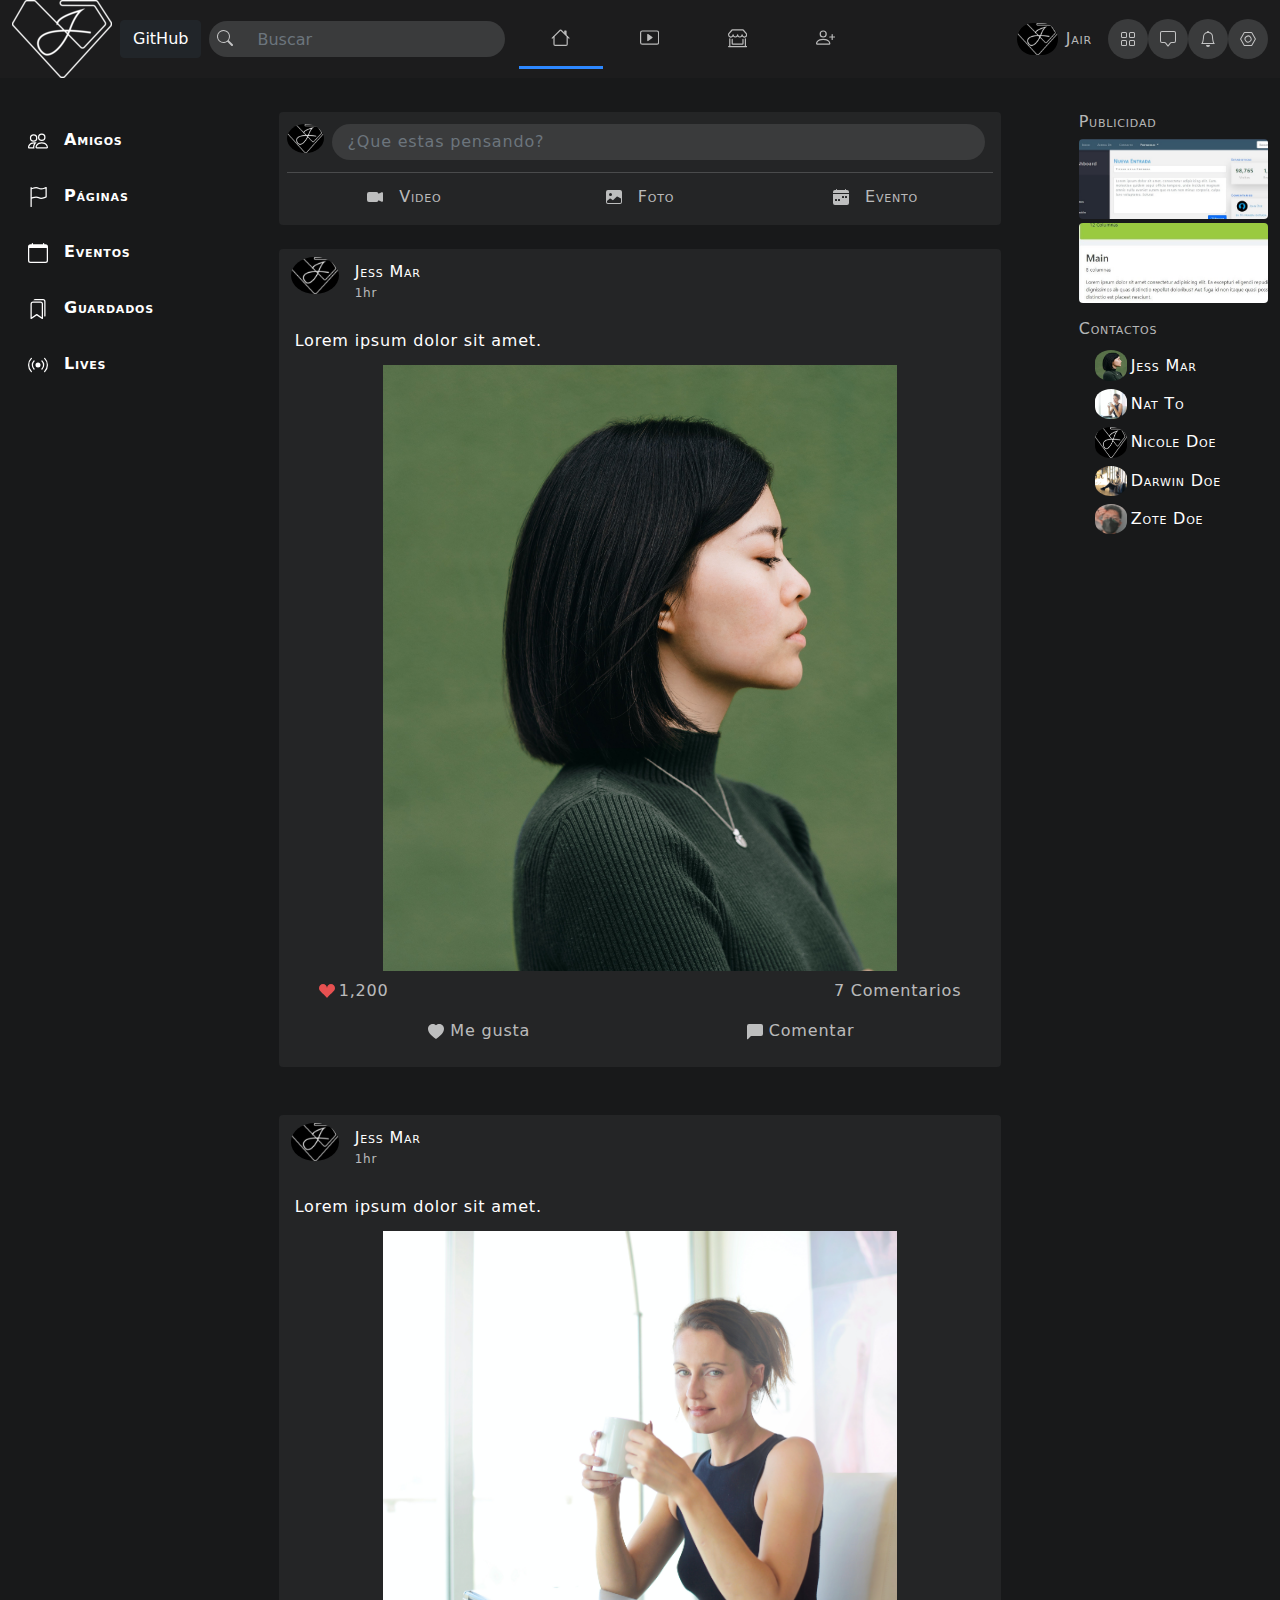
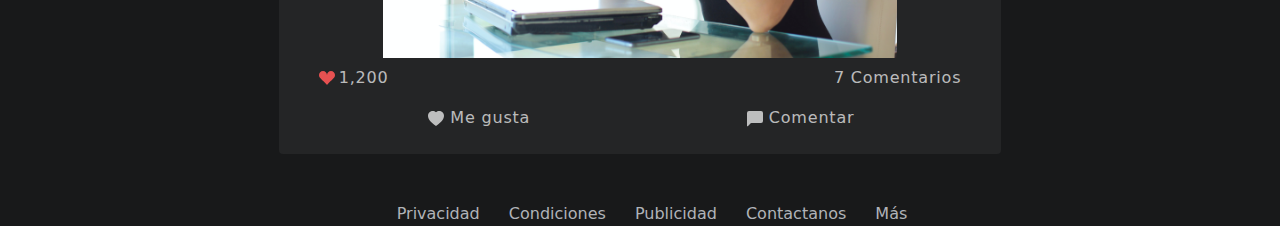
<file: page/social_network.html>
<!DOCTYPE html>
<html lang="es">

<head>
    <meta charset="UTF-8">
    <meta http-equiv="X-UA-Compatible" content="IE=edge">
    <meta name="viewport" content="width=device-width, initial-scale=1.0">
    <title>Red Social Jair Díaz</title>
    <link rel="stylesheet" href="../css/bootstrap.min.css">
    <link rel="stylesheet" href="../css/social_network.css">
</head>

<body>
    <header class="fixed-top">
        <div class="container-fluid">
            <div class="row align-items-center justify-content-between">
                <!--Logo y Barra de busqueda-->
                <div class="col col-lg-3 d-flex align-items-center order-1 order-lg-1">
                    <a href="../index.html" class="logo me-2 d-none d-sm-block" title="Volver al index">
                            <img src="../img/logo.png" alt="Logo Author Jair Díaz">
                    </a>
                    <a href="https://github.com/jairdiaz0" target="_blank" class="btn btn-dark me-2">
                        GitHub
                    </a>
                    <div class="barra-busqueda d-none d-sm-block col-md-12">
                        <div class="icono mt-1 ms-2">
                            <svg xmlns="http://www.w3.org/2000/svg" width="16" height="16" fill="currentColor"
                                class="bi bi-search" viewBox="0 0 16 16">
                                <path
                                    d="M11.742 10.344a6.5 6.5 0 1 0-1.397 1.398h-.001c.03.04.062.078.098.115l3.85 3.85a1 1 0 0 0 1.415-1.414l-3.85-3.85a1.007 1.007 0 0 0-.115-.1zM12 6.5a5.5 5.5 0 1 1-11 0 5.5 5.5 0 0 1 11 0z" />
                            </svg>
                        </div>
                        <input class="ps-5 form-control input rounded-pill" type="search" placeholder="Buscar">
                    </div>
                </div>
                <!--Options-->
                <div class="col-12 col-lg-6 col-xl-6 text-center options order-3 order-lg-2 g-0">
                    <a href="#" class="active">
                        <svg xmlns="http://www.w3.org/2000/svg" width="16" height="16" fill="currentColor"
                            class="bi bi-house" viewBox="0 0 16 16">
                            <path fill-rule="evenodd"
                                d="M2 13.5V7h1v6.5a.5.5 0 0 0 .5.5h9a.5.5 0 0 0 .5-.5V7h1v6.5a1.5 1.5 0 0 1-1.5 1.5h-9A1.5 1.5 0 0 1 2 13.5zm11-11V6l-2-2V2.5a.5.5 0 0 1 .5-.5h1a.5.5 0 0 1 .5.5z" />
                            <path fill-rule="evenodd"
                                d="M7.293 1.5a1 1 0 0 1 1.414 0l6.647 6.646a.5.5 0 0 1-.708.708L8 2.207 1.354 8.854a.5.5 0 1 1-.708-.708L7.293 1.5z" />
                        </svg>
                    </a>
                    <a href="#">
                        <svg xmlns="http://www.w3.org/2000/svg" width="16" height="16" fill="currentColor"
                            class="bi bi-play-btn" viewBox="0 0 16 16">
                            <path
                                d="M6.79 5.093A.5.5 0 0 0 6 5.5v5a.5.5 0 0 0 .79.407l3.5-2.5a.5.5 0 0 0 0-.814l-3.5-2.5z" />
                            <path
                                d="M0 4a2 2 0 0 1 2-2h12a2 2 0 0 1 2 2v8a2 2 0 0 1-2 2H2a2 2 0 0 1-2-2V4zm15 0a1 1 0 0 0-1-1H2a1 1 0 0 0-1 1v8a1 1 0 0 0 1 1h12a1 1 0 0 0 1-1V4z" />
                        </svg>
                    </a>
                    <a href="#">
                        <svg xmlns="http://www.w3.org/2000/svg" width="16" height="16" fill="currentColor"
                            class="bi bi-shop-window" viewBox="0 0 16 16">
                            <path
                                d="M2.97 1.35A1 1 0 0 1 3.73 1h8.54a1 1 0 0 1 .76.35l2.609 3.044A1.5 1.5 0 0 1 16 5.37v.255a2.375 2.375 0 0 1-4.25 1.458A2.371 2.371 0 0 1 9.875 8 2.37 2.37 0 0 1 8 7.083 2.37 2.37 0 0 1 6.125 8a2.37 2.37 0 0 1-1.875-.917A2.375 2.375 0 0 1 0 5.625V5.37a1.5 1.5 0 0 1 .361-.976l2.61-3.045zm1.78 4.275a1.375 1.375 0 0 0 2.75 0 .5.5 0 0 1 1 0 1.375 1.375 0 0 0 2.75 0 .5.5 0 0 1 1 0 1.375 1.375 0 1 0 2.75 0V5.37a.5.5 0 0 0-.12-.325L12.27 2H3.73L1.12 5.045A.5.5 0 0 0 1 5.37v.255a1.375 1.375 0 0 0 2.75 0 .5.5 0 0 1 1 0zM1.5 8.5A.5.5 0 0 1 2 9v6h12V9a.5.5 0 0 1 1 0v6h.5a.5.5 0 0 1 0 1H.5a.5.5 0 0 1 0-1H1V9a.5.5 0 0 1 .5-.5zm2 .5a.5.5 0 0 1 .5.5V13h8V9.5a.5.5 0 0 1 1 0V13a1 1 0 0 1-1 1H4a1 1 0 0 1-1-1V9.5a.5.5 0 0 1 .5-.5z" />
                        </svg>
                    </a>
                    <a href="#">
                        <svg xmlns="http://www.w3.org/2000/svg" width="16" height="16" fill="currentColor"
                            class="bi bi-person-plus" viewBox="0 0 16 16">
                            <path
                                d="M6 8a3 3 0 1 0 0-6 3 3 0 0 0 0 6zm2-3a2 2 0 1 1-4 0 2 2 0 0 1 4 0zm4 8c0 1-1 1-1 1H1s-1 0-1-1 1-4 6-4 6 3 6 4zm-1-.004c-.001-.246-.154-.986-.832-1.664C9.516 10.68 8.289 10 6 10c-2.29 0-3.516.68-4.168 1.332-.678.678-.83 1.418-.832 1.664h10z" />
                            <path fill-rule="evenodd"
                                d="M13.5 5a.5.5 0 0 1 .5.5V7h1.5a.5.5 0 0 1 0 1H14v1.5a.5.5 0 0 1-1 0V8h-1.5a.5.5 0 0 1 0-1H13V5.5a.5.5 0 0 1 .5-.5z" />
                        </svg>
                    </a>
                </div>
                <!--Botones-->
                <nav
                    class="col col-lg-3 col-xl-2 justify-content-end more text-end d-flex align-items-center justify-content-end order-2 order-lg-3">
                    <a href="#" class="perfil ps-1 pt-1 pb-1 pe-3">
                        <img src="../img/page/profile.jpg" alt="Imagen de perfil">
                        <p class="ms-2 align-self-baseline d-inline mt-1 texto">Jair</p>
                    </a>
                    <a href="#" class="rounded-circle">
                        <svg xmlns="http://www.w3.org/2000/svg" width="16" height="16" fill="currentColor"
                            class="bi bi-grid" viewBox="0 0 16 16">
                            <path
                                d="M1 2.5A1.5 1.5 0 0 1 2.5 1h3A1.5 1.5 0 0 1 7 2.5v3A1.5 1.5 0 0 1 5.5 7h-3A1.5 1.5 0 0 1 1 5.5v-3zM2.5 2a.5.5 0 0 0-.5.5v3a.5.5 0 0 0 .5.5h3a.5.5 0 0 0 .5-.5v-3a.5.5 0 0 0-.5-.5h-3zm6.5.5A1.5 1.5 0 0 1 10.5 1h3A1.5 1.5 0 0 1 15 2.5v3A1.5 1.5 0 0 1 13.5 7h-3A1.5 1.5 0 0 1 9 5.5v-3zm1.5-.5a.5.5 0 0 0-.5.5v3a.5.5 0 0 0 .5.5h3a.5.5 0 0 0 .5-.5v-3a.5.5 0 0 0-.5-.5h-3zM1 10.5A1.5 1.5 0 0 1 2.5 9h3A1.5 1.5 0 0 1 7 10.5v3A1.5 1.5 0 0 1 5.5 15h-3A1.5 1.5 0 0 1 1 13.5v-3zm1.5-.5a.5.5 0 0 0-.5.5v3a.5.5 0 0 0 .5.5h3a.5.5 0 0 0 .5-.5v-3a.5.5 0 0 0-.5-.5h-3zm6.5.5A1.5 1.5 0 0 1 10.5 9h3a1.5 1.5 0 0 1 1.5 1.5v3a1.5 1.5 0 0 1-1.5 1.5h-3A1.5 1.5 0 0 1 9 13.5v-3zm1.5-.5a.5.5 0 0 0-.5.5v3a.5.5 0 0 0 .5.5h3a.5.5 0 0 0 .5-.5v-3a.5.5 0 0 0-.5-.5h-3z" />
                        </svg>
                    </a>
                    <a href="#" class="rounded-circle">
                        <svg xmlns="http://www.w3.org/2000/svg" width="16" height="16" fill="currentColor"
                            class="bi bi-chat-square" viewBox="0 0 16 16">
                            <path
                                d="M14 1a1 1 0 0 1 1 1v8a1 1 0 0 1-1 1h-2.5a2 2 0 0 0-1.6.8L8 14.333 6.1 11.8a2 2 0 0 0-1.6-.8H2a1 1 0 0 1-1-1V2a1 1 0 0 1 1-1h12zM2 0a2 2 0 0 0-2 2v8a2 2 0 0 0 2 2h2.5a1 1 0 0 1 .8.4l1.9 2.533a1 1 0 0 0 1.6 0l1.9-2.533a1 1 0 0 1 .8-.4H14a2 2 0 0 0 2-2V2a2 2 0 0 0-2-2H2z" />
                        </svg>
                    </a>
                    <a href="#" class="rounded-circle">
                        <svg xmlns="http://www.w3.org/2000/svg" width="16" height="16" fill="currentColor"
                            class="bi bi-bell" viewBox="0 0 16 16">
                            <path
                                d="M8 16a2 2 0 0 0 2-2H6a2 2 0 0 0 2 2zM8 1.918l-.797.161A4.002 4.002 0 0 0 4 6c0 .628-.134 2.197-.459 3.742-.16.767-.376 1.566-.663 2.258h10.244c-.287-.692-.502-1.49-.663-2.258C12.134 8.197 12 6.628 12 6a4.002 4.002 0 0 0-3.203-3.92L8 1.917zM14.22 12c.223.447.481.801.78 1H1c.299-.199.557-.553.78-1C2.68 10.2 3 6.88 3 6c0-2.42 1.72-4.44 4.005-4.901a1 1 0 1 1 1.99 0A5.002 5.002 0 0 1 13 6c0 .88.32 4.2 1.22 6z" />
                        </svg>
                    </a>
                    <a href="#" class="rounded-circle">
                        <svg xmlns="http://www.w3.org/2000/svg" width="16" height="16" fill="currentColor"
                            viewBox="0 0 16 16">
                            <path
                                d="m11.42 2 3.428 6-3.428 6H4.58L1.152 8 4.58 2h6.84zM4.58 1a1 1 0 0 0-.868.504l-3.428 6a1 1 0 0 0 0 .992l3.428 6A1 1 0 0 0 4.58 15h6.84a1 1 0 0 0 .868-.504l3.429-6a1 1 0 0 0 0-.992l-3.429-6A1 1 0 0 0 11.42 1H4.58z">
                            </path>
                            <path
                                d="M6.848 5.933a2.5 2.5 0 1 0 2.5 4.33 2.5 2.5 0 0 0-2.5-4.33zm-1.78 3.915a3.5 3.5 0 1 1 6.061-3.5 3.5 3.5 0 0 1-6.062 3.5z">
                            </path>
                        </svg>
                    </a>
                </nav>
            </div>
        </div>
    </header>
    <section class="container-fluid mt-5 pt-3">
        <div class="row justify-content-center justify-content-md-between">
            <aside class="lateral col-3 col-lg-2 mt-5">
                <nav>
                    <a href="#" class="fw-bold texto ps-3 pe-3 pt-3 pb-3">
                        <div class="icono">
                            <svg xmlns="http://www.w3.org/2000/svg" width="16" height="16" fill="currentColor"
                                class="bi bi-people" viewBox="0 0 16 16">
                                <path
                                    d="M15 14s1 0 1-1-1-4-5-4-5 3-5 4 1 1 1 1h8zm-7.978-1A.261.261 0 0 1 7 12.996c.001-.264.167-1.03.76-1.72C8.312 10.629 9.282 10 11 10c1.717 0 2.687.63 3.24 1.276.593.69.758 1.457.76 1.72l-.008.002a.274.274 0 0 1-.014.002H7.022zM11 7a2 2 0 1 0 0-4 2 2 0 0 0 0 4zm3-2a3 3 0 1 1-6 0 3 3 0 0 1 6 0zM6.936 9.28a5.88 5.88 0 0 0-1.23-.247A7.35 7.35 0 0 0 5 9c-4 0-5 3-5 4 0 .667.333 1 1 1h4.216A2.238 2.238 0 0 1 5 13c0-1.01.377-2.042 1.09-2.904.243-.294.526-.569.846-.816zM4.92 10A5.493 5.493 0 0 0 4 13H1c0-.26.164-1.03.76-1.724.545-.636 1.492-1.256 3.16-1.275zM1.5 5.5a3 3 0 1 1 6 0 3 3 0 0 1-6 0zm3-2a2 2 0 1 0 0 4 2 2 0 0 0 0-4z" />
                            </svg>
                        </div>
                        Amigos
                    </a>
                    <a href="#" class="fw-bold texto ps-3 pe-3 pt-3 pb-3">
                        <div class="icono">
                            <svg xmlns="http://www.w3.org/2000/svg" width="16" height="16" fill="currentColor"
                                class="bi bi-flag" viewBox="0 0 16 16">
                                <path
                                    d="M14.778.085A.5.5 0 0 1 15 .5V8a.5.5 0 0 1-.314.464L14.5 8l.186.464-.003.001-.006.003-.023.009a12.435 12.435 0 0 1-.397.15c-.264.095-.631.223-1.047.35-.816.252-1.879.523-2.71.523-.847 0-1.548-.28-2.158-.525l-.028-.01C7.68 8.71 7.14 8.5 6.5 8.5c-.7 0-1.638.23-2.437.477A19.626 19.626 0 0 0 3 9.342V15.5a.5.5 0 0 1-1 0V.5a.5.5 0 0 1 1 0v.282c.226-.079.496-.17.79-.26C4.606.272 5.67 0 6.5 0c.84 0 1.524.277 2.121.519l.043.018C9.286.788 9.828 1 10.5 1c.7 0 1.638-.23 2.437-.477a19.587 19.587 0 0 0 1.349-.476l.019-.007.004-.002h.001M14 1.221c-.22.078-.48.167-.766.255-.81.252-1.872.523-2.734.523-.886 0-1.592-.286-2.203-.534l-.008-.003C7.662 1.21 7.139 1 6.5 1c-.669 0-1.606.229-2.415.478A21.294 21.294 0 0 0 3 1.845v6.433c.22-.078.48-.167.766-.255C4.576 7.77 5.638 7.5 6.5 7.5c.847 0 1.548.28 2.158.525l.028.01C9.32 8.29 9.86 8.5 10.5 8.5c.668 0 1.606-.229 2.415-.478A21.317 21.317 0 0 0 14 7.655V1.222z" />
                            </svg>
                        </div>
                        Páginas
                    </a>
                    <a href="#" class="fw-bold texto ps-3 pe-3 pt-3 pb-3">
                        <div class="icono">
                            <svg xmlns="http://www.w3.org/2000/svg" width="16" height="16" fill="currentColor"
                                class="bi bi-calendar" viewBox="0 0 16 16">
                                <path
                                    d="M3.5 0a.5.5 0 0 1 .5.5V1h8V.5a.5.5 0 0 1 1 0V1h1a2 2 0 0 1 2 2v11a2 2 0 0 1-2 2H2a2 2 0 0 1-2-2V3a2 2 0 0 1 2-2h1V.5a.5.5 0 0 1 .5-.5zM1 4v10a1 1 0 0 0 1 1h12a1 1 0 0 0 1-1V4H1z" />
                            </svg>
                        </div>
                        Eventos
                    </a>
                    <a href="#" class="fw-bold texto ps-3 pe-3 pt-3 pb-3">
                        <div class="icono">
                            <svg xmlns="http://www.w3.org/2000/svg" width="16" height="16" fill="currentColor"
                                class="bi bi-bookmarks" viewBox="0 0 16 16">
                                <path
                                    d="M2 4a2 2 0 0 1 2-2h6a2 2 0 0 1 2 2v11.5a.5.5 0 0 1-.777.416L7 13.101l-4.223 2.815A.5.5 0 0 1 2 15.5V4zm2-1a1 1 0 0 0-1 1v10.566l3.723-2.482a.5.5 0 0 1 .554 0L11 14.566V4a1 1 0 0 0-1-1H4z" />
                                <path
                                    d="M4.268 1H12a1 1 0 0 1 1 1v11.768l.223.148A.5.5 0 0 0 14 13.5V2a2 2 0 0 0-2-2H6a2 2 0 0 0-1.732 1z" />
                            </svg>
                        </div>
                        Guardados
                    </a>
                    <a href="#" class="fw-bold texto ps-3 pe-3 pt-3 pb-3">
                        <div class="icono">
                            <svg xmlns="http://www.w3.org/2000/svg" width="16" height="16" fill="currentColor"
                                class="bi bi-broadcast" viewBox="0 0 16 16">
                                <path
                                    d="M3.05 3.05a7 7 0 0 0 0 9.9.5.5 0 0 1-.707.707 8 8 0 0 1 0-11.314.5.5 0 0 1 .707.707zm2.122 2.122a4 4 0 0 0 0 5.656.5.5 0 1 1-.708.708 5 5 0 0 1 0-7.072.5.5 0 0 1 .708.708zm5.656-.708a.5.5 0 0 1 .708 0 5 5 0 0 1 0 7.072.5.5 0 1 1-.708-.708 4 4 0 0 0 0-5.656.5.5 0 0 1 0-.708zm2.122-2.12a.5.5 0 0 1 .707 0 8 8 0 0 1 0 11.313.5.5 0 0 1-.707-.707 7 7 0 0 0 0-9.9.5.5 0 0 1 0-.707zM10 8a2 2 0 1 1-4 0 2 2 0 0 1 4 0z" />
                            </svg>
                        </div>
                        Lives
                    </a>
                </nav>
            </aside>
            <main class="col-11 col-md-6 col-lg-7 mt-5">
                <div class="publicar w-100 rounded mb-4 p-2">
                    <div class="formulario d-flex mt-1">
                        <a href="#" class="foto me-2">
                            <img src="../img/page/profile.jpg" class="img-fluid rounded-circle w-100" alt="Foto Perfil">
                        </a>
                        <input type="text" placeholder="¿Que estas pensando?"
                            class="input form-control texto-sin me-2 rounded-pill ps-3 pb-2">
                    </div>
                    <hr class="mb-1 mt-2">
                    <div class="botones d-flex">
                        <a href="#"
                            class="texto d-inline-flex align-items-center justify-content-center w-100 p-1 rounded pt-2 pb-2">
                            <svg class="me-2 me-md-3" xmlns="http://www.w3.org/2000/svg" width="16" height="16"
                                fill="currentColor" class="bi bi-camera-video-fill" viewBox="0 0 16 16">
                                <path fill-rule="evenodd"
                                    d="M0 5a2 2 0 0 1 2-2h7.5a2 2 0 0 1 1.983 1.738l3.11-1.382A1 1 0 0 1 16 4.269v7.462a1 1 0 0 1-1.406.913l-3.111-1.382A2 2 0 0 1 9.5 13H2a2 2 0 0 1-2-2V5z" />
                            </svg>
                            Video
                        </a>
                        <a href="#"
                            class="texto d-inline-flex align-items-center justify-content-center w-100 p-1 rounded pt-2 pb-2">
                            <svg class="me-2 me-md-3" xmlns="http://www.w3.org/2000/svg" width="16" height="16"
                                fill="currentColor" class="bi bi-image-fill" viewBox="0 0 16 16">
                                <path
                                    d="M.002 3a2 2 0 0 1 2-2h12a2 2 0 0 1 2 2v10a2 2 0 0 1-2 2h-12a2 2 0 0 1-2-2V3zm1 9v1a1 1 0 0 0 1 1h12a1 1 0 0 0 1-1V9.5l-3.777-1.947a.5.5 0 0 0-.577.093l-3.71 3.71-2.66-1.772a.5.5 0 0 0-.63.062L1.002 12zm5-6.5a1.5 1.5 0 1 0-3 0 1.5 1.5 0 0 0 3 0z" />
                            </svg>
                            Foto
                        </a>
                        <a href="#"
                            class="texto d-inline-flex align-items-center justify-content-center w-100 p-1 rounded pt-2 pb-2">
                            <svg class="me-2 me-md-3" xmlns="http://www.w3.org/2000/svg" width="16" height="16"
                                fill="currentColor" class="bi bi-calendar-week-fill" viewBox="0 0 16 16">
                                <path
                                    d="M4 .5a.5.5 0 0 0-1 0V1H2a2 2 0 0 0-2 2v1h16V3a2 2 0 0 0-2-2h-1V.5a.5.5 0 0 0-1 0V1H4V.5zM16 14V5H0v9a2 2 0 0 0 2 2h12a2 2 0 0 0 2-2zM9.5 7h1a.5.5 0 0 1 .5.5v1a.5.5 0 0 1-.5.5h-1a.5.5 0 0 1-.5-.5v-1a.5.5 0 0 1 .5-.5zm3 0h1a.5.5 0 0 1 .5.5v1a.5.5 0 0 1-.5.5h-1a.5.5 0 0 1-.5-.5v-1a.5.5 0 0 1 .5-.5zM2 10.5a.5.5 0 0 1 .5-.5h1a.5.5 0 0 1 .5.5v1a.5.5 0 0 1-.5.5h-1a.5.5 0 0 1-.5-.5v-1zm3.5-.5h1a.5.5 0 0 1 .5.5v1a.5.5 0 0 1-.5.5h-1a.5.5 0 0 1-.5-.5v-1a.5.5 0 0 1 .5-.5z" />
                            </svg>
                            Evento
                        </a>
                    </div>
                </div>
                <div class="publicaciones ">
                    <div class="publicacion p-2 rounded mb-5">
                        <div class="header">
                            <a href="#" class="foto ms-1 me-3">
                                <img src="../img/page/profile.jpg" alt="Perfil 1"
                                    class="img-fluid rounded-circle w-100">
                            </a>
                            <div class="datos">
                                <a href="#" class="nombre texto">Jess Mar</a>
                                <a href="#" class="hora texto-sin">1hr</a>
                            </div>
                        </div>
                        <div class="body mb-1 text-white">
                            <p class="texto-sin ms-2 mt-4 mb-2">Lorem ipsum dolor sit amet.</p>
                            <div class="ps-5 pe-5">
                                <img src="../img/page/nagatoro_1.jpg" class="img-fluid pt-1 pb-1 ps-5 pe-5"
                                    alt="Publicación 1">
                            </div>
                        </div>
                        <div class="ps-3 pe-3 pb-2">
                            <div class="comentarios texto-sin d-flex justify-content-between ps-3 pe-3">
                                <div class="me-gusta d-flex justify-content-start align-items-center">
                                    <svg xmlns="http://www.w3.org/2000/svg" width="16" height="16" fill="currentColor"
                                        class="bi bi-suit-heart-fill" viewBox="0 0 16 16">
                                        <path
                                            d="M4 1c2.21 0 4 1.755 4 3.92C8 2.755 9.79 1 12 1s4 1.755 4 3.92c0 3.263-3.234 4.414-7.608 9.608a.513.513 0 0 1-.784 0C3.234 9.334 0 8.183 0 4.92 0 2.755 1.79 1 4 1z" />
                                    </svg>
                                    <span class="ms-1 texto-sin">1,200</span>
                                </div>
                                <a href="#" class="texto-sin">7 Comentarios</a>
                            </div>
                        </div>
                        <div class="ps-3 pe-3">
                            <div class="botones d-flex ms-3 me-3 mb-2">
                                <button class="me-gusta texto-sin rounded pt-2 pb-2">
                                    <svg xmlns="http://www.w3.org/2000/svg" width="16" height="16" fill="currentColor"
                                        class="bi bi-heart-fill" viewBox="0 0 16 16">
                                        <path fill-rule="evenodd"
                                            d="M8 1.314C12.438-3.248 23.534 4.735 8 15-7.534 4.736 3.562-3.248 8 1.314z" />
                                    </svg>
                                    Me gusta
                                </button>
                                <button class="me-gusta texto-sin rounded pt-2 pb-2">
                                    <svg xmlns="http://www.w3.org/2000/svg" width="16" height="16" fill="currentColor"
                                        class="bi bi-chat-left-fill" viewBox="0 0 16 16">
                                        <path
                                            d="M2 0a2 2 0 0 0-2 2v12.793a.5.5 0 0 0 .854.353l2.853-2.853A1 1 0 0 1 4.414 12H14a2 2 0 0 0 2-2V2a2 2 0 0 0-2-2H2z" />
                                    </svg>
                                    Comentar
                                </button>
                            </div>
                        </div>

                    </div>
                    
                    <div class="publicacion p-2 rounded mb-5">
                        <div class="header">
                            <a href="#" class="foto ms-1 me-3">
                                <img src="../img/page/profile.jpg" alt="Perfil 1"
                                    class="img-fluid rounded-circle">
                            </a>
                            <div class="datos">
                                <a href="#" class="nombre texto">Jess Mar</a>
                                <a href="#" class="hora texto-sin">1hr</a>
                            </div>
                        </div>
                        <div class="body mb-1 text-white">
                            <p class="texto-sin ms-2 mt-4 mb-2">Lorem ipsum dolor sit amet.</p>
                            <div class="ps-5 pe-5">
                                <img src="../img/page/nagatoro_2.jpg" class="img-fluid pt-1 pb-1 ps-5 pe-5"
                                    alt="Publicación 1">
                            </div>
                        </div>
                        <div class="ps-3 pe-3 pb-2">
                            <div class="comentarios texto-sin d-flex justify-content-between ps-3 pe-3">
                                <div class="me-gusta d-flex justify-content-start align-items-center">
                                    <svg xmlns="http://www.w3.org/2000/svg" width="16" height="16" fill="currentColor"
                                        class="bi bi-suit-heart-fill" viewBox="0 0 16 16">
                                        <path
                                            d="M4 1c2.21 0 4 1.755 4 3.92C8 2.755 9.79 1 12 1s4 1.755 4 3.92c0 3.263-3.234 4.414-7.608 9.608a.513.513 0 0 1-.784 0C3.234 9.334 0 8.183 0 4.92 0 2.755 1.79 1 4 1z" />
                                    </svg>
                                    <span class="ms-1 texto-sin">1,200</span>
                                </div>
                                <a href="#" class="texto-sin">7 Comentarios</a>
                            </div>
                        </div>
                        <div class="ps-3 pe-3">
                            <div class="botones d-flex ms-3 me-3 mb-2">
                                <button class="me-gusta texto-sin rounded pt-2 pb-2">
                                    <svg xmlns="http://www.w3.org/2000/svg" width="16" height="16" fill="currentColor"
                                        class="bi bi-heart-fill" viewBox="0 0 16 16">
                                        <path fill-rule="evenodd"
                                            d="M8 1.314C12.438-3.248 23.534 4.735 8 15-7.534 4.736 3.562-3.248 8 1.314z" />
                                    </svg>
                                    Me gusta
                                </button>
                                <button class="me-gusta texto-sin rounded pt-2 pb-2">
                                    <svg xmlns="http://www.w3.org/2000/svg" width="16" height="16" fill="currentColor"
                                        class="bi bi-chat-left-fill" viewBox="0 0 16 16">
                                        <path
                                            d="M2 0a2 2 0 0 0-2 2v12.793a.5.5 0 0 0 .854.353l2.853-2.853A1 1 0 0 1 4.414 12H14a2 2 0 0 0 2-2V2a2 2 0 0 0-2-2H2z" />
                                    </svg>
                                    Comentar
                                </button>
                            </div>
                        </div>

                    </div>
                </div>
            </main>
            <aside class="lateral col-3 col-lg-2 mt-5">
                <div class="seccion mb-3">
                    <h3 class="texto">Publicidad</h3>
                    <div class="publicidad mb-1 rounded-bottom rounded-top">
                        <a href="#">
                            <img src="../img/page/dashboard_work_2.jpg" class="w-100 img-fluid" alt="Publicidad">
                        </a>
                    </div>
                    <div class="publicidad mb-1 rounded-bottom rounded-top">
                        <a href="#">
                            <img src="../img/page/responsive_work_1.jpg" class="w-100 img-fluid" alt="Publicidad">
                        </a>
                    </div>
                </div>
                <div class="seccion mb-3">
                    <h3 class="texto">Contactos</h3>
                    <nav>
                        <a href="#" class="ps-3 rounded texto">
                            <img src="../img/page/nagatoro_1.jpg" alt="Imagen perfil"
                                class="img-fluid rounded-pill pt-1 pb-1 me-1">Jess Mar
                        </a>
                        <a href="#" class="ps-3 rounded texto">
                            <img src="../img/page/nagatoro_2.jpg" alt="Imagen perfil"
                                class="img-fluid rounded-pill pt-1 pb-1 me-1">Nat To
                        </a>
                        <a href="#" class="ps-3 rounded texto">
                            <img src="../img/page/profile.jpg" alt="Imagen perfil"
                                class="img-fluid rounded-pill pt-1 pb-1 me-1">Nicole Doe
                        </a>
                        <a href="#" class="ps-3 rounded texto">
                            <img src="../img/page/darwin.jpg" alt="Imagen perfil"
                                class="img-fluid rounded-pill pt-1 pb-1 me-1">Darwin Doe
                        </a>
                        <a href="#" class="ps-3 rounded texto">
                            <img src="../img/page/about-me.jpg" alt="Imagen perfil"
                                class="img-fluid rounded-pill pt-1 pb-1 me-1">Zote Doe
                        </a>
                    </nav>
                </div>
            </aside>
        </div>
    </section>
    <footer class="container-fluid">
        <div class="row">
            <div class="col-12 text-center">
                <nav>
                    <a href="#" class="ms-4">
                        Privacidad
                    </a>
                    <a href="#" class="ms-4">
                        Condiciones
                    </a>
                    <a href="#" class="ms-4">
                        Publicidad
                    </a>
                    <a href="#" class="ms-4">
                        Contactanos
                    </a>
                    <a href="#" class="ms-4">
                        Más
                    </a>
                </nav>
            </div>
        </div>
    </footer>
    <script src="../js/bootstrap.bundle.min.js"></script>
</body>

</html>
</file>
<file: css/navbar.css>
.offcanvastitle{
    color: rgba(245, 245, 245, 0.9);
}
.logo:hover .icono {
    background-color: #003855;
    border-radius: 20%;
}
header{
    font-variant: small-caps;
}
header .nav, header .navbar-jd > .offcanvasbyjd{
    max-height: 5rem;
}
.header-title-h2{
    font-size: 2.5rem;
}
header .nav, header .navbar-jd{
    min-height: 7rem;
    max-height: 12rem;
    overflow: hidden;
    background: #345B63;
}
header .logo p, header .logo .icono{
    color: #c2c2c2;
}
header .navbar-jd .a-git-hub{
    background: #011428  ;
}
header .navbar-jd .a-portafolio{
    background: #3da5e2;
}
header .navbar-jd .a-about{
    background: #005385;
}
header .navbar-jd .a-contact{
    background: #003855;
}
header .navbar-jd .a-portafolio:hover{
    background: #19435f;
}
header .navbar-jd .a-about:hover{
    background: #002841;
}
header .navbar-jd .a-contact:hover{
    background: #07193b;
}
</file>
<file: css/aboutme.css>
.titulo{
    color: #3da5e2;
    font-variant: small-caps;
}
.texto{
    color: #545454;
    font-size: 1rem;
    letter-spacing: .15rem;
}
</file>
<file: css/contacto.css>
.titulo{
    color: #3da5e2;
    font-variant: small-caps;
}
.texto{
    color: #545454;
    font-size: 1rem;
    letter-spacing: .15rem;
}

.formulario textarea{
    min-height: 12rem;
    max-height: 16rem;
}
</file>
<file: css/navbar-2.css>
.navjd{
    background: #385669;
    font-variant: small-caps;
}
.card-img-top{
    border: 1px dashed black;
}
.offcanvastitle{
    color: rgba(245, 245, 245, 0.9);
}
.offcanvasbyjd{
    max-height: 5rem;
}
.github{
    background-color: #011428;
}
</file>
<file: css/dashboard.css>
body {
    background: #f2f2f2;
}


/*Texto general de la página*/

.titulo {
    color: #3da5e2;
    font-variant: small-caps;
}

.texto {
    color: #545454;
    font-size: 1rem;
    letter-spacing: .1rem;
}


/*Quitar decoración a links*/

a {
    text-decoration: none;
}


/*Todo perteneciente a la barra lateral*/

.navbardash {
    background: #262a34;
    min-width: 20%;
    min-height: 92.6vh;
}

.navbardash a:hover {
    background: #1d5f3b;
}

.navbardash .menu a {
    display: block;
    padding: 1rem;
    color: white;
}

.navbardash .logo {
    background: #2e303b;
}

.navbardash .logo h2 {
    font-size: 1.5rem;
    color: #d8d8d8;
    text-align: center;
}


/*Tamaño del TextArea del Formulario*/

.formulario textarea {
    min-height: 12rem;
    max-height: 16rem;
}


/*Caja final (Estedisticas y comentarios)*/

.widget .estadisticas .caja {
    flex: 1;
}

.widget .estadisticas .caja h3 {
    font-size: 1.75rem;
    color: #2b583f;
}

.widget .estadisticas .caja p {
    color: #a8a8a8;
    margin-bottom: 0;
}


/*Tamaño y redondear imagen*/

.widget .comentarios img {
    width: 20%;
    border-radius: 1.5rem;
    border-color: black;
    background-color: #2b583f;
}


/*Cambio en tamaño de pantalla sin Bootstrap*/

@media screen and (max-width:576px) {
    .navbardash {
        min-height: auto;
    }
    .navbardash svg {
        display: none;
    }
}

@media screen and (max-width:1200px) {
    .navbardash {
        min-width: auto;
    }
    .navbardash .logo {
        display: none;
    }
}
</file>
<file: css/psecion1.css>
body{
    background: #f0f3f5;
}
div > header{
    background: #9aca40;
    padding: 20px;
}
.container{
    margin:10px auto;
}
.contenedor-main{
    margin: 20px 0px;
    background: white;
    color:#424242;
    padding: 20px 20px;
}
.contenedor-aside{
    background: #dee5e8;
    padding: 60px 20px;
    color: #0d47a1;
}
div.columna{
    background: blanchedalmond;
    border: 2px dashed rgba(80, 76, 70, .75);
    font-style: oblique;
}
footer.row{
    margin-top: 20px;
    background: burlywood;
}
</file>
<file: css/social_network.css>
:root {
    --texto: rgba(255, 255, 255, 0.7);
    --blanco: #fff;
    --input: #3a3b3c;
    --input-hover: #4b4d4e;
    --activo: #2d88ff;
    --gris-claro: #b0b3b8;
    --fondo-contenido: #242526;
}
.github{
    background-color: #011428;
}
.texto{
    font-size: 1rem;
    letter-spacing: .05rem;
    font-variant: small-caps;
}
.texto-sin{
    font-size: 1rem;
    letter-spacing: .05rem;
}
* {
    margin: 0;
    padding: 0;
    box-sizing: border-box;
}

body {
    background: #18191a;
    color: var(--texto);
}

a {
    text-decoration: none;
    color: var(--texto);
}

/**********************/
/********HEADER********/
/**********************/
header{
    background: #1c1c1d;
}
header .logo{
    display: inline-block;
}
header .logo svg{
    color: #ac2727;
    height: 3rem;
    width: 2.5rem;
}

header .barra-busqueda{
    position: relative;
    width: 100%;
}

header .barra-busqueda .input{
    width: 100%;
    border:none;
    background: var(--input);
    color: var(--texto);
    height: 2.25rem;
}
header .barra-busqueda .icono{
    position: absolute;
}

/********OPTIONS********/
header .options a{
    display: inline-block;
    padding: 1rem 2rem;
}
header .options a:hover{
    color: var(--texto);
    background: var(--input);
    border-radius: .2rem;
    border-bottom: .2rem solid var(--gris-claro);
}
header .options a svg{
    width: 1.2rem;
    height: 1.2rem;
}
header .options .active{
    border-bottom: .2rem solid var(--activo);
}
header .options .active:hover{
    background: none;
    border-bottom: .2rem solid var(--activo);
}

/********Botones********/
header .more a{
    background: var(--input);
    display: inline-flex;
    min-width: 2.5rem;
    height: 2.5rem;
    align-items: center;
    justify-content: center;
}
header .more a:hover{
    background: #4b4d4e;
    color: var(--texto);
}

header .more .perfil{
    height: 2.5rem;
    background: none;
    min-width: max-content;
    border-radius: .5rem;
}

header .more .perfil img{
    width: 100%;
    height: 100%;
    border-radius: 10rem;
}
/**********************/
/********ASIDE********/
/**********************/
aside{
    height: 85vh;
    overflow: auto;
}

/*Enlaces Aside*/
aside > nav a{
    display: flex;
    align-items: center;
    color: var(--blanco);
    border-radius: .5rem;
}

/*Contenedor icono*/
aside > nav .icono{
    margin-right: 1rem;
}
/*icono*/
aside > nav .icono svg{
    height: 1.25rem;
    width: 1.25rem;
}


/*Aside End*/
aside .publicidad{
    display: block;
    max-height: 5rem;
    overflow: hidden;
}
/*Contactos*/
aside .seccion nav a{
    display: flex;
    align-items: center;
    color: var(--blanco);
}
aside .seccion nav a:hover{
    background: var(--input-hover);
}
aside nav a:hover{
    background: var(--input-hover);
    color:var(--blanco)
}

aside .seccion nav a img{
    width: 2rem;
    height: 2.4rem;
}
/**********************/
/********Main********/
/**********************/
main .publicar,
main .publicacion
{
    background: var(--fondo-contenido);
}
main .publicar .botones a:hover{
    background: var(--input-hover);
    color: var(--texto);
}
main .foto{
    display: block;
    width: 2.5rem;
    height: 2.5rem;
}
main .publicar .input{
    height: 100%;
    border:none;
    background: var(--input);
    color: var(--texto);
    height: 2.25rem;
}

/*Publicación*/
.header .foto{
    width: 3rem;
    height: 3rem;
    overflow: hidden;
}
main .publicacion .header{
    display: flex;
    width: 100%;
    align-items: center;
}
main .publicacion .header .datos{
    display: flex;
    flex-direction: column;
}
main .publicacion .header .datos .nombre{
    color: var(--blanco);

}
main .publicacion .header .datos .hora{
    color: var(--texto);
    font-size: .75rem;
}
main .publicacion .header .datos .hora:hover{
    color: var(--texto);
}
main .publicacion .header .datos .nombre:hover{
    text-decoration: underline;
}

main .publicacion .comentarios .me-gusta svg{
    color: #e75151;
}

main .publicacion .comentarios a:hover{
    text-decoration: underline;
    color: var(--texto);
}
main .publicacion .botones button{
    width: 100%;
    border: none;
    background: none;
    color: var(--texto);
}
main .publicacion .botones button:hover{
    background: #3a3b3c;
}

/**********************/
/********FOOTER********/
/**********************/
footer a{
    color: var(--gris-claro);
}
footer a:hover{
    color: var(--gris-claro);
    text-decoration: underline;
}
/**********************/
/********MediaQueries********/
/**********************/
/*Mediano*/
@media screen and (max-width:768px){
    aside{
        display: none;
    }
}
/*LG*/
@media screen and (max-width:992px){
    aside{
        padding-top: 2.5rem;
    }
    main{
        padding-top: 3rem;
    }
}
</file>
